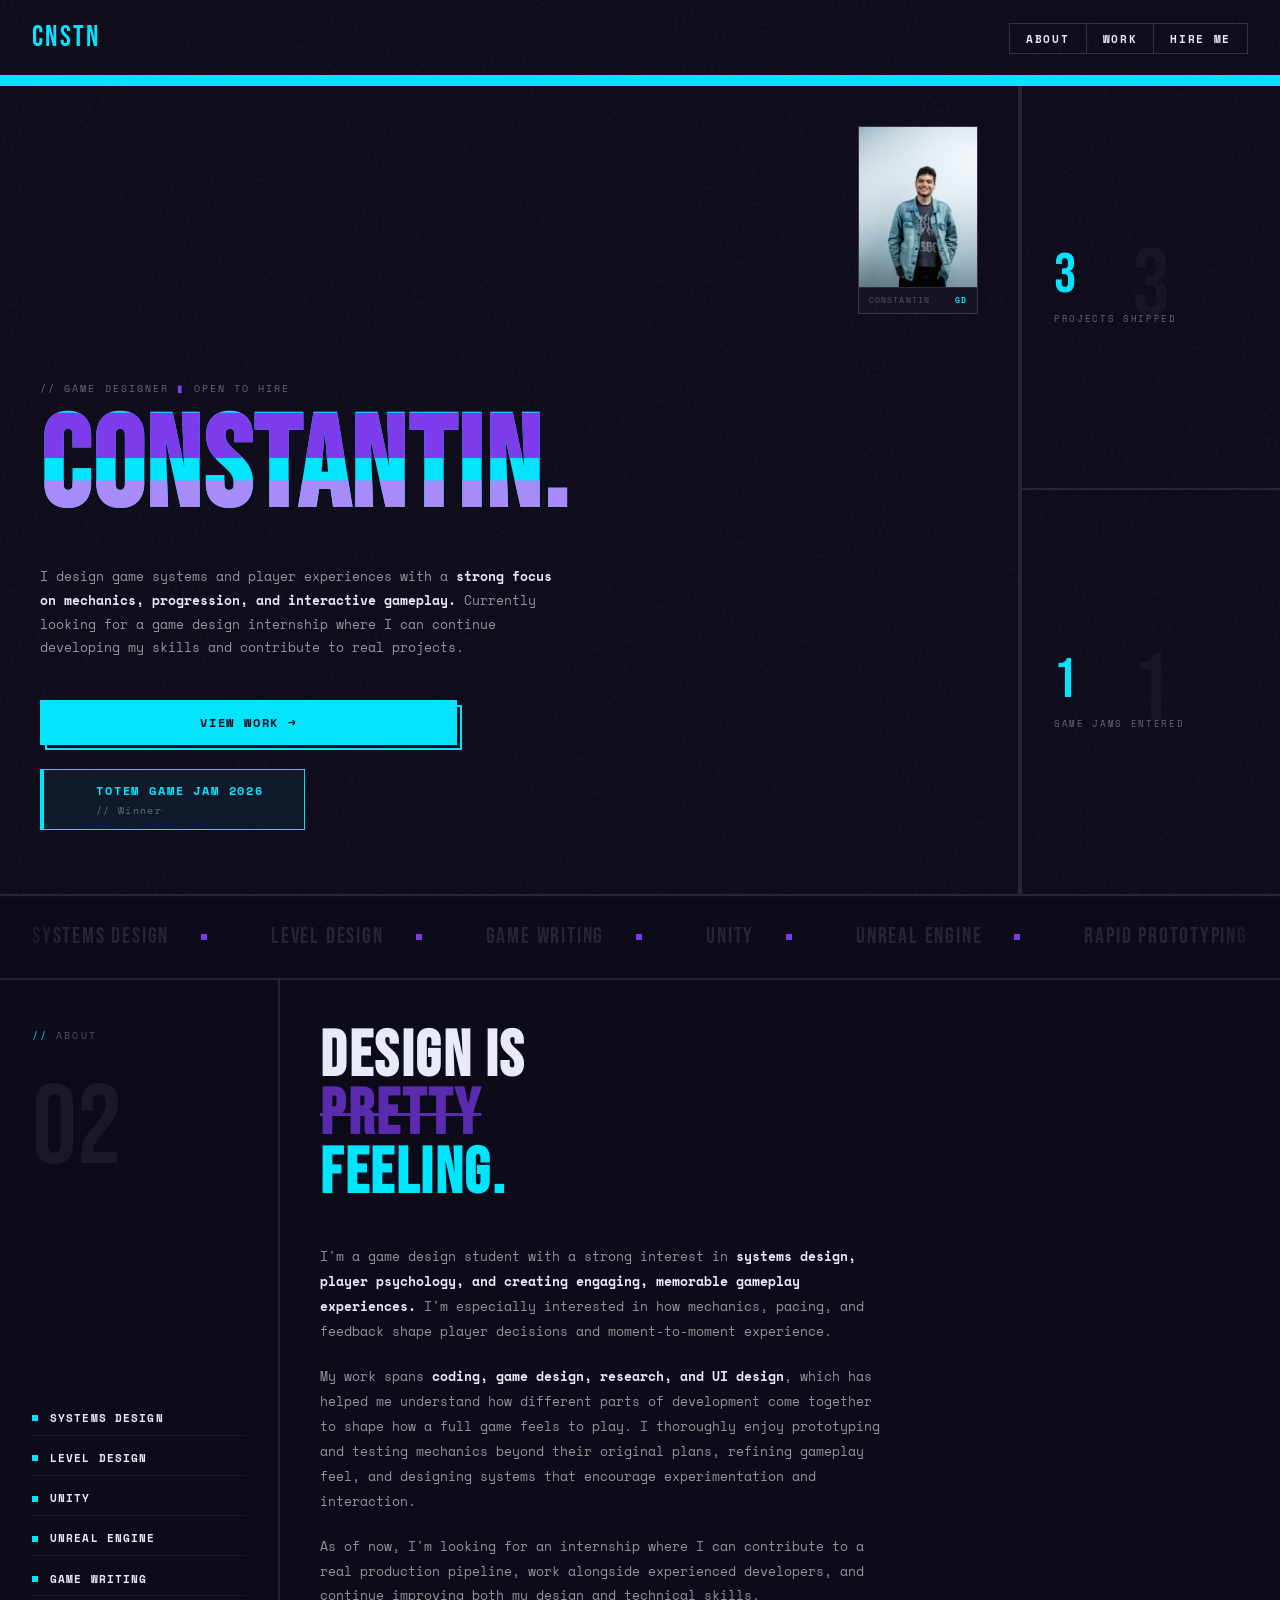
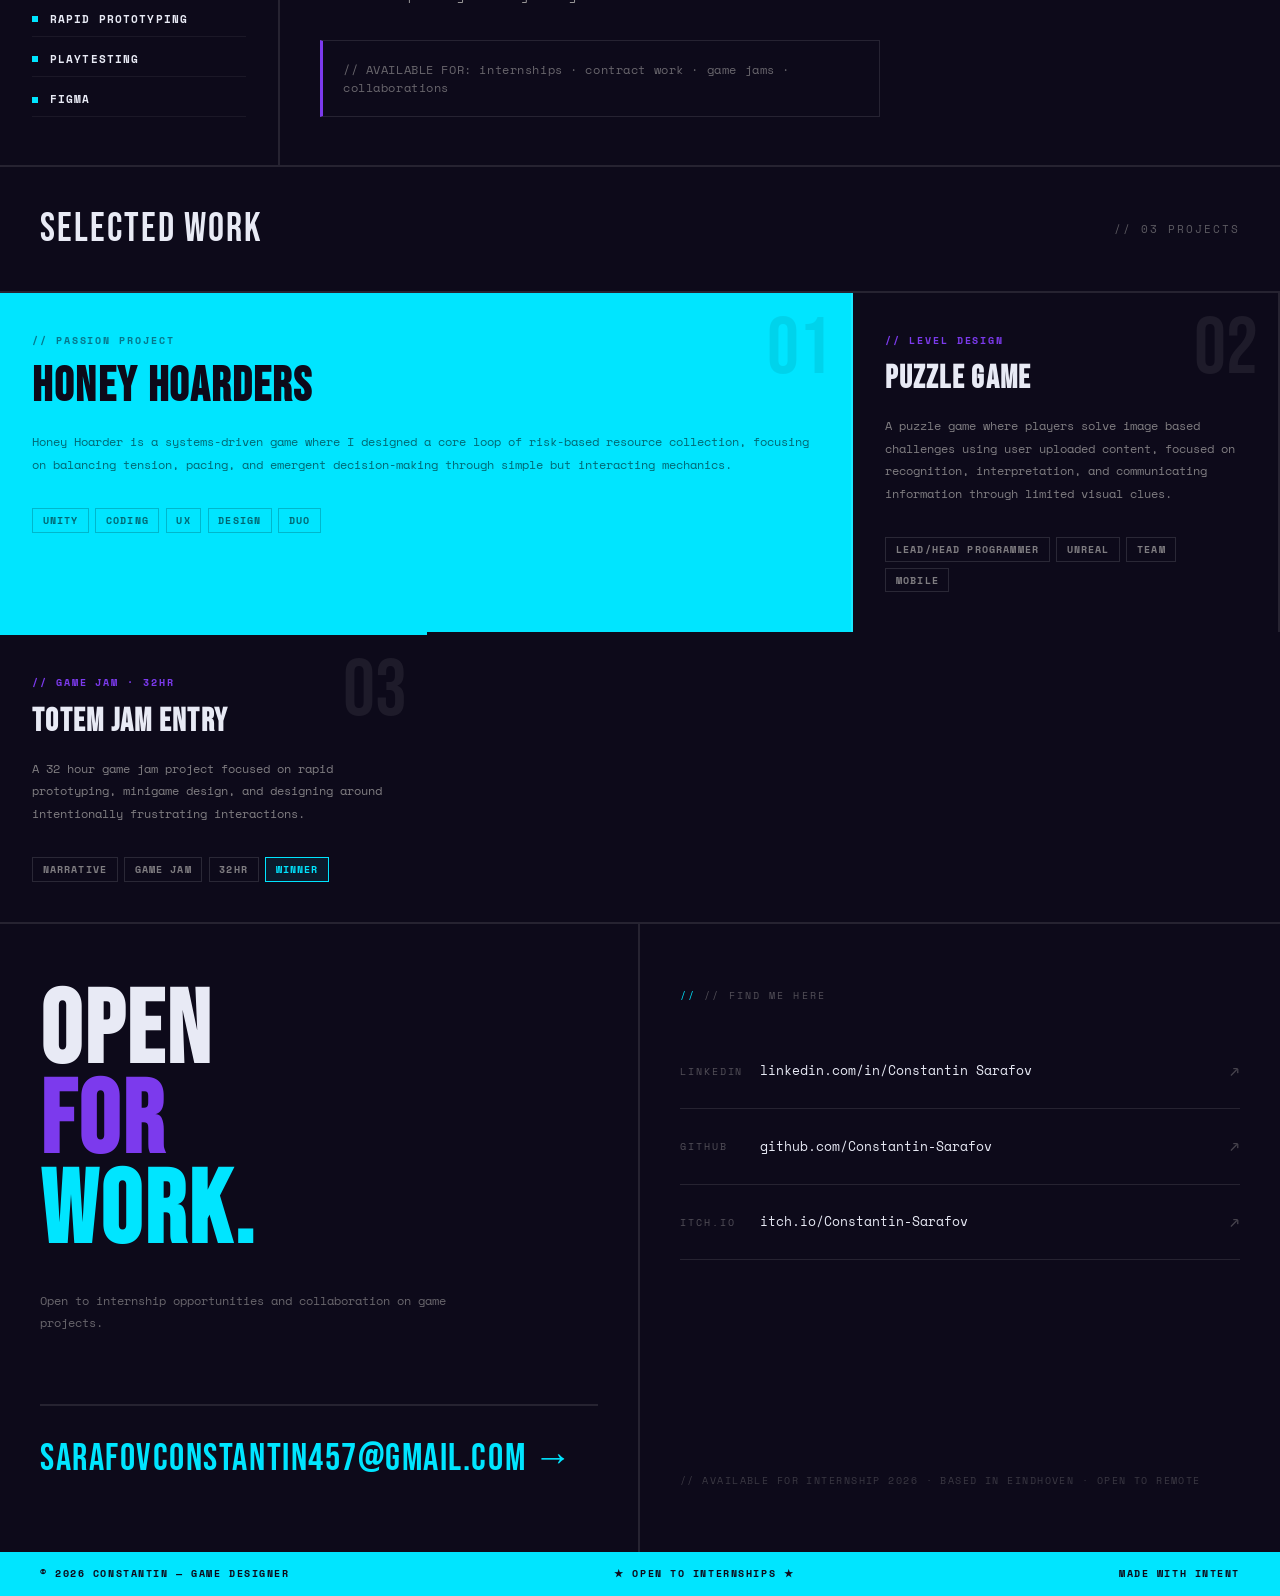
<file: index.html>
<!DOCTYPE html>
<html lang="en">
<head>
<meta charset="UTF-8">
<meta name="viewport" content="width=device-width, initial-scale=1.0">
<title>CONSTANTIN — GAME DESIGNER</title>
<link rel="preconnect" href="https://fonts.googleapis.com">
<link href="https://fonts.googleapis.com/css2?family=Black+Han+Sans&family=Space+Mono:ital,wght@0,400;0,700;1,400&family=Bebas+Neue&display=swap" rel="stylesheet">
<link rel="stylesheet" href="style.css">
<style>
  /* ── project-02 card: under construction ── */
  .project-card-wip {
    position: relative;
    overflow: hidden;
  }

  /* animated caution stripe across the top of the card */
  .project-card-wip::before {
    content: '';
    position: absolute;
    top: 0; left: 0; right: 0;
    height: 6px;
    background: repeating-linear-gradient(
      90deg,
      #f59e0b 0px, #f59e0b 14px,
      #1a1520 14px, #1a1520 28px
    );
    background-size: 56px 100%;
    animation: cautionScroll 2s linear infinite;
    z-index: 5;
  }

  @keyframes cautionScroll {
    from { background-position: 0 0; }
    to   { background-position: 56px 0; }
  }

  /* diagonal caution tape strip across the card body */
  .project-card-wip::after {
    content: '⚠ UNDER CONSTRUCTION ⚠ UNDER CONSTRUCTION ⚠ UNDER CONSTRUCTION ⚠';
    position: absolute;
    bottom: 28px;
    left: -60px;
    right: -60px;
    background: #f59e0b;
    color: #0d0a1a;
    font-family: 'Bebas Neue', sans-serif;
    font-size: 0.75rem;
    letter-spacing: 0.18em;
    text-align: center;
    padding: 4px 0;
    transform: rotate(-6deg);
    z-index: 4;
    white-space: nowrap;
    overflow: hidden;
  }
</style>
</head>
<body>

<nav>
  <a href="#" class="nav-logo">CNSTN</a>
  <ul class="nav-links">
    <li><a href="#about">About</a></li>
    <li><a href="#projects">Work</a></li>
    <li><a href="#contact">Hire me</a></li>
  </ul>
</nav>

<div class="ticker">
  <span class="ticker-inner">
    GAME DESIGNER &nbsp;★&nbsp; OPEN TO INTERNSHIPS 2026 &nbsp;★&nbsp; SYSTEMS · LEVELS · NARRATIVE &nbsp;★&nbsp; UNITY &amp; UNREAL &nbsp;★&nbsp; SEEKING STUDIOS &nbsp;★&nbsp; GAME DESIGNER &nbsp;★&nbsp; OPEN TO INTERNSHIPS 2026 &nbsp;★&nbsp; SYSTEMS · LEVELS · NARRATIVE &nbsp;★&nbsp; UNITY &amp; UNREAL &nbsp;★&nbsp; SEEKING STUDIOS &nbsp;★&nbsp;
  </span>
</div>

<!-- HERO -->
<section class="hero" id="home">
  <div class="hero-left">

    <!-- PORTRAIT CARD — draggable, expandable -->
    <div class="hero-portrait" id="portrait">
      <img src="Images/Portfolio.jpg" alt="Constantin">
      <div class="hero-portrait-label">
        <span>Constantin</span><span>GD</span>
      </div>
      <button class="portrait-expand" id="portraitExpand" title="Expand">&#10530;</button>
    </div>

    <!-- Arrow hint pointing at the portrait -->
    <div class="portrait-hint" id="portraitHint">
      <span class="portrait-hint-text"></span>
    </div>

    <p class="hero-label">// GAME DESIGNER <span>▮</span> OPEN TO HIRE</p>
    <h1 class="hero-name">
      <span class="glitch" data-text="CONSTANTIN.">CONSTANTIN.</span>
    </h1>
    <p class="hero-desc">
      I design game systems and player experiences with a <strong>strong focus on mechanics, progression, and interactive gameplay.</strong> Currently looking for a game design internship where I can continue developing my skills and contribute to real projects.
    </p>
    <a href="#projects" class="hero-cta">View work →</a>

    <!-- AWARD BADGE -->
    <div class="award-badge">
      <span class="award-badge-icon"></span>
      <div>
        <p class="award-badge-title">Totem Game Jam 2026</p>
        <p class="award-badge-sub">// Winner</p>
      </div>
    </div>
  </div>

  <!-- STATS COLUMN -->
  <div class="hero-right">
    <div class="hero-stat" data-num="3">
      <p class="stat-num">3</p>
      <p class="stat-label">Projects shipped</p>
    </div>
    <div class="hero-stat" data-num="1">
      <p class="stat-num">1</p>
      <p class="stat-label">Game jams entered</p>
    </div>
  </div>
</section>

<!-- MARQUEE -->
<div class="marquee-divider">
  <div class="marquee-track">
    <span class="marquee-item">SYSTEMS DESIGN <span></span></span>
    <span class="marquee-item">LEVEL DESIGN <span></span></span>
    <span class="marquee-item">GAME WRITING <span></span></span>
    <span class="marquee-item">UNITY <span></span></span>
    <span class="marquee-item">UNREAL ENGINE <span></span></span>
    <span class="marquee-item">RAPID PROTOTYPING <span></span></span>
    <span class="marquee-item">PLAYTESTING <span></span></span>
    <span class="marquee-item">SYSTEMS DESIGN <span></span></span>
    <span class="marquee-item">LEVEL DESIGN <span></span></span>
    <span class="marquee-item">GAME WRITING <span></span></span>
    <span class="marquee-item">UNITY <span></span></span>
    <span class="marquee-item">UNREAL ENGINE <span></span></span>
    <span class="marquee-item">RAPID PROTOTYPING <span></span></span>
    <span class="marquee-item">PLAYTESTING <span></span></span>
  </div>
</div>

<!-- ABOUT -->
<section class="about" id="about">
  <div class="about-sidebar">
    <div>
      <p class="sidebar-label">About</p>
      <div class="sidebar-index">02</div>
    </div>
    <div class="sidebar-skills">
      <div class="skill-row"><div class="skill-dot"></div><span class="skill-name">Systems Design</span></div>
      <div class="skill-row"><div class="skill-dot"></div><span class="skill-name">Level Design</span></div>
      <div class="skill-row"><div class="skill-dot"></div><span class="skill-name">Unity</span></div>
      <div class="skill-row"><div class="skill-dot"></div><span class="skill-name">Unreal Engine</span></div>
      <div class="skill-row"><div class="skill-dot"></div><span class="skill-name">Game Writing</span></div>
      <div class="skill-row"><div class="skill-dot"></div><span class="skill-name">Rapid Prototyping</span></div>
      <div class="skill-row"><div class="skill-dot"></div><span class="skill-name">Playtesting</span></div>
      <div class="skill-row"><div class="skill-dot"></div><span class="skill-name">Figma</span></div>
    </div>
  </div>
  <div class="about-main">
    <h2 class="about-heading">
      DESIGN IS<br>
      <span class="scratch">PRETTY</span><br>
      <span class="highlight">FEELING.</span>
    </h2>
    <div class="about-body">
      <p>I'm a game design student with a strong interest in <strong>systems design, player psychology, and creating engaging, memorable gameplay experiences.</strong> I'm especially interested in how mechanics, pacing, and feedback shape player decisions and moment-to-moment experience.</p>
      <p>My work spans <strong>coding, game design, research, and UI design</strong>, which has helped me understand how different parts of development come together to shape how a full game feels to play. I thoroughly enjoy prototyping and testing mechanics beyond their original plans, refining gameplay feel, and designing systems that encourage experimentation and interaction.</p>
      <p>As of now, I'm looking for an internship where I can contribute to a real production pipeline, work alongside experienced developers, and continue improving both my design and technical skills.</p>
      <div class="about-footnote">
        // AVAILABLE FOR: internships · contract work · game jams · collaborations
      </div>
    </div>
  </div>
</section>

<!-- PROJECTS -->
<section id="projects">
  <div class="projects-header">
    <p class="projects-header-label">SELECTED WORK</p>
    <p class="projects-count">// 03 projects</p>
  </div>
  <div class="projects-grid">

    <div class="project-card project-featured" onclick="location.href='project-01.html'">
      <p class="project-num">01</p>
      <p class="project-type">// Passion Project</p>
      <h3 class="project-title">HONEY HOARDERS</h3>
      <p class="project-desc">Honey Hoarder is a systems-driven game where I designed a core loop of risk-based resource collection, focusing on balancing tension, pacing, and emergent decision-making through simple but interacting mechanics.</p>
      <div class="project-tags">
        <span class="project-tag">Unity</span>
        <span class="project-tag">Coding</span>
        <span class="project-tag">UX</span>
        <span class="project-tag">Design</span>
        <span class="project-tag">Duo</span>
      </div>
    </div>

    <!-- PROJECT 02 — UNDER CONSTRUCTION -->
    <div class="project-card" onclick="location.href='project-02.html'">
      <p class="project-num">02</p>
      <p class="project-type">// Level design</p>
      <h3 class="project-title">Puzzle Game</h3>
      <p class="project-desc">A puzzle game where players solve image based challenges using user uploaded content, focused on recognition, interpretation, and communicating information through limited visual clues.</p>
      <div class="project-tags">
        <span class="project-tag">Lead/Head Programmer</span>
        <span class="project-tag">Unreal</span>
        <span class="project-tag">Team</span>
        <span class="project-tag">Mobile</span>
      </div>
    </div>

    <div class="project-card project-award" onclick="location.href='project-03.html'">
      <p class="project-num">03</p>
      <p class="project-type">// Game jam · 32hr</p>
      <h3 class="project-title">TOTEM JAM ENTRY</h3>
      <p class="project-desc">A 32 hour game jam project focused on rapid prototyping, minigame design, and designing around intentionally frustrating interactions.</p>
      <div class="project-tags">
        <span class="project-tag">Narrative</span>
        <span class="project-tag">Game Jam</span>
        <span class="project-tag">32hr</span>
        <span class="project-tag project-tag--award">Winner</span>
      </div>
    </div>

  </div>
</section>

<!-- CONTACT -->
<section class="contact" id="contact">
  <div class="contact-left">
    <div>
      <h2 class="contact-heading">
        OPEN<br>
        <span class="red">FOR</span><br>
        <span class="yellow">WORK.</span>
      </h2>
      <p class="contact-sub">Open to internship opportunities and collaboration on game projects.</p>
    </div>
    <a href="mailto:sarafovconstantin457@gmail.com" class="contact-email-big">sarafovconstantin457@gmail.com →</a>
  </div>
  <div class="contact-right">
    <div>
      <p class="sidebar-label" style="margin-bottom:2rem;">// Find me here</p>
      <div class="contact-links-grid">
        <a href="https://www.linkedin.com/in/constantin-sarafov-1a34b9347/" class="contact-link-row">
          <span class="link-platform">LinkedIn</span>
          <span class="link-name">linkedin.com/in/Constantin Sarafov</span>
          <span class="link-arrow">↗</span>
        </a>
        <a href="https://github.com/Constantin-Sarafov" class="contact-link-row">
          <span class="link-platform">GitHub</span>
          <span class="link-name">github.com/Constantin-Sarafov</span>
          <span class="link-arrow">↗</span>
        </a>
        <a href="https://constantin-sarafov.itch.io" class="contact-link-row">
          <span class="link-platform">Itch.io</span>
          <span class="link-name">itch.io/Constantin-Sarafov</span>
          <span class="link-arrow">↗</span>
        </a>
      </div>
    </div>
    <div style="margin-top: 4rem;">
      <p style="font-size:0.6rem; letter-spacing:0.15em; text-transform:uppercase; color:rgba(242,240,232,0.2);">
        // Available for internship 2026 · Based in Eindhoven · Open to remote
      </p>
    </div>
  </div>
</section>

<div class="footer-strip">
  <span>© 2026 Constantin — Game Designer</span>
  <span>★ OPEN TO INTERNSHIPS ★</span>
  <span>Made with intent</span>
</div>

<script>
(function() {
  const portrait = document.getElementById('portrait');
  const hint = document.getElementById('portraitHint');
  const expandBtn = document.getElementById('portraitExpand');

  let isDragging = false, startX, startY, origLeft, origTop;
  let isExpanded = false;

  function dismissHint() {
    hint.style.opacity = '0';
    hint.style.pointerEvents = 'none';
    setTimeout(() => hint.style.display = 'none', 400);
  }

  expandBtn.addEventListener('click', function(e) {
    e.stopPropagation();
    dismissHint();
    isExpanded = !isExpanded;
    portrait.classList.toggle('portrait-expanded', isExpanded);
    expandBtn.textContent = isExpanded ? '⤡' : '⤢';
  });

  portrait.addEventListener('mousedown', function(e) {
    if (e.target === expandBtn) return;
    dismissHint();
    isDragging = true;
    portrait.style.transition = 'none';

    const rect = portrait.getBoundingClientRect();
    const parentRect = portrait.offsetParent.getBoundingClientRect();
    startX = e.clientX;
    startY = e.clientY;
    origLeft = rect.left - parentRect.left;
    origTop  = rect.top  - parentRect.top;

    portrait.style.right = 'unset';
    portrait.style.left = origLeft + 'px';
    portrait.style.top  = origTop  + 'px';
    portrait.style.cursor = 'grabbing';
    e.preventDefault();
  });

  document.addEventListener('mousemove', function(e) {
    if (!isDragging) return;
    const dx = e.clientX - startX;
    const dy = e.clientY - startY;
    portrait.style.left = (origLeft + dx) + 'px';
    portrait.style.top  = (origTop  + dy) + 'px';
  });

  document.addEventListener('mouseup', function() {
    if (!isDragging) return;
    isDragging = false;
    portrait.style.cursor = 'grab';
  });

  portrait.addEventListener('touchstart', function(e) {
    if (e.target === expandBtn) return;
    dismissHint();
    const t = e.touches[0];
    isDragging = true;
    portrait.style.transition = 'none';
    const rect = portrait.getBoundingClientRect();
    const parentRect = portrait.offsetParent.getBoundingClientRect();
    startX = t.clientX; startY = t.clientY;
    origLeft = rect.left - parentRect.left;
    origTop  = rect.top  - parentRect.top;
    portrait.style.right = 'unset';
    portrait.style.left = origLeft + 'px';
    portrait.style.top  = origTop  + 'px';
  }, { passive: true });

  document.addEventListener('touchmove', function(e) {
    if (!isDragging) return;
    const t = e.touches[0];
    portrait.style.left = (origLeft + t.clientX - startX) + 'px';
    portrait.style.top  = (origTop  + t.clientY - startY) + 'px';
  }, { passive: true });

  document.addEventListener('touchend', function() { isDragging = false; });
})();
</script>
</body>
</html>
</file>
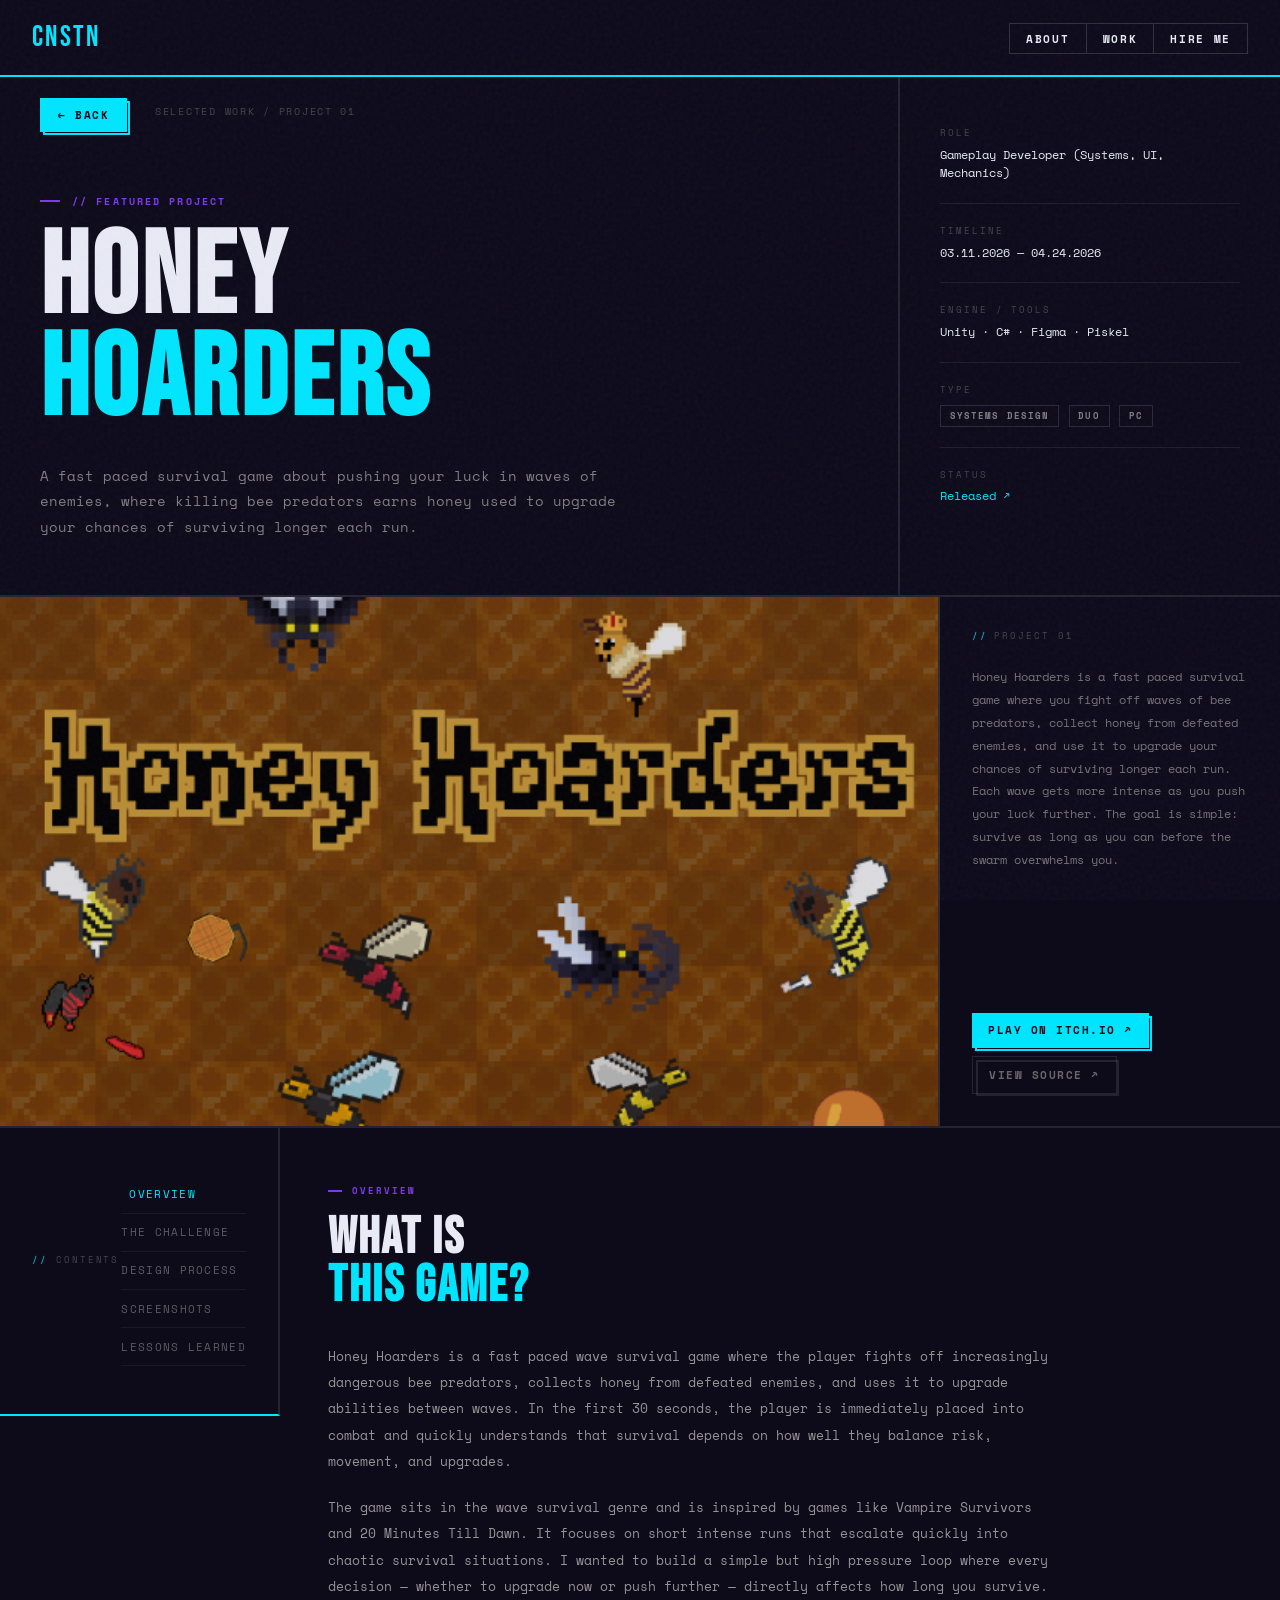
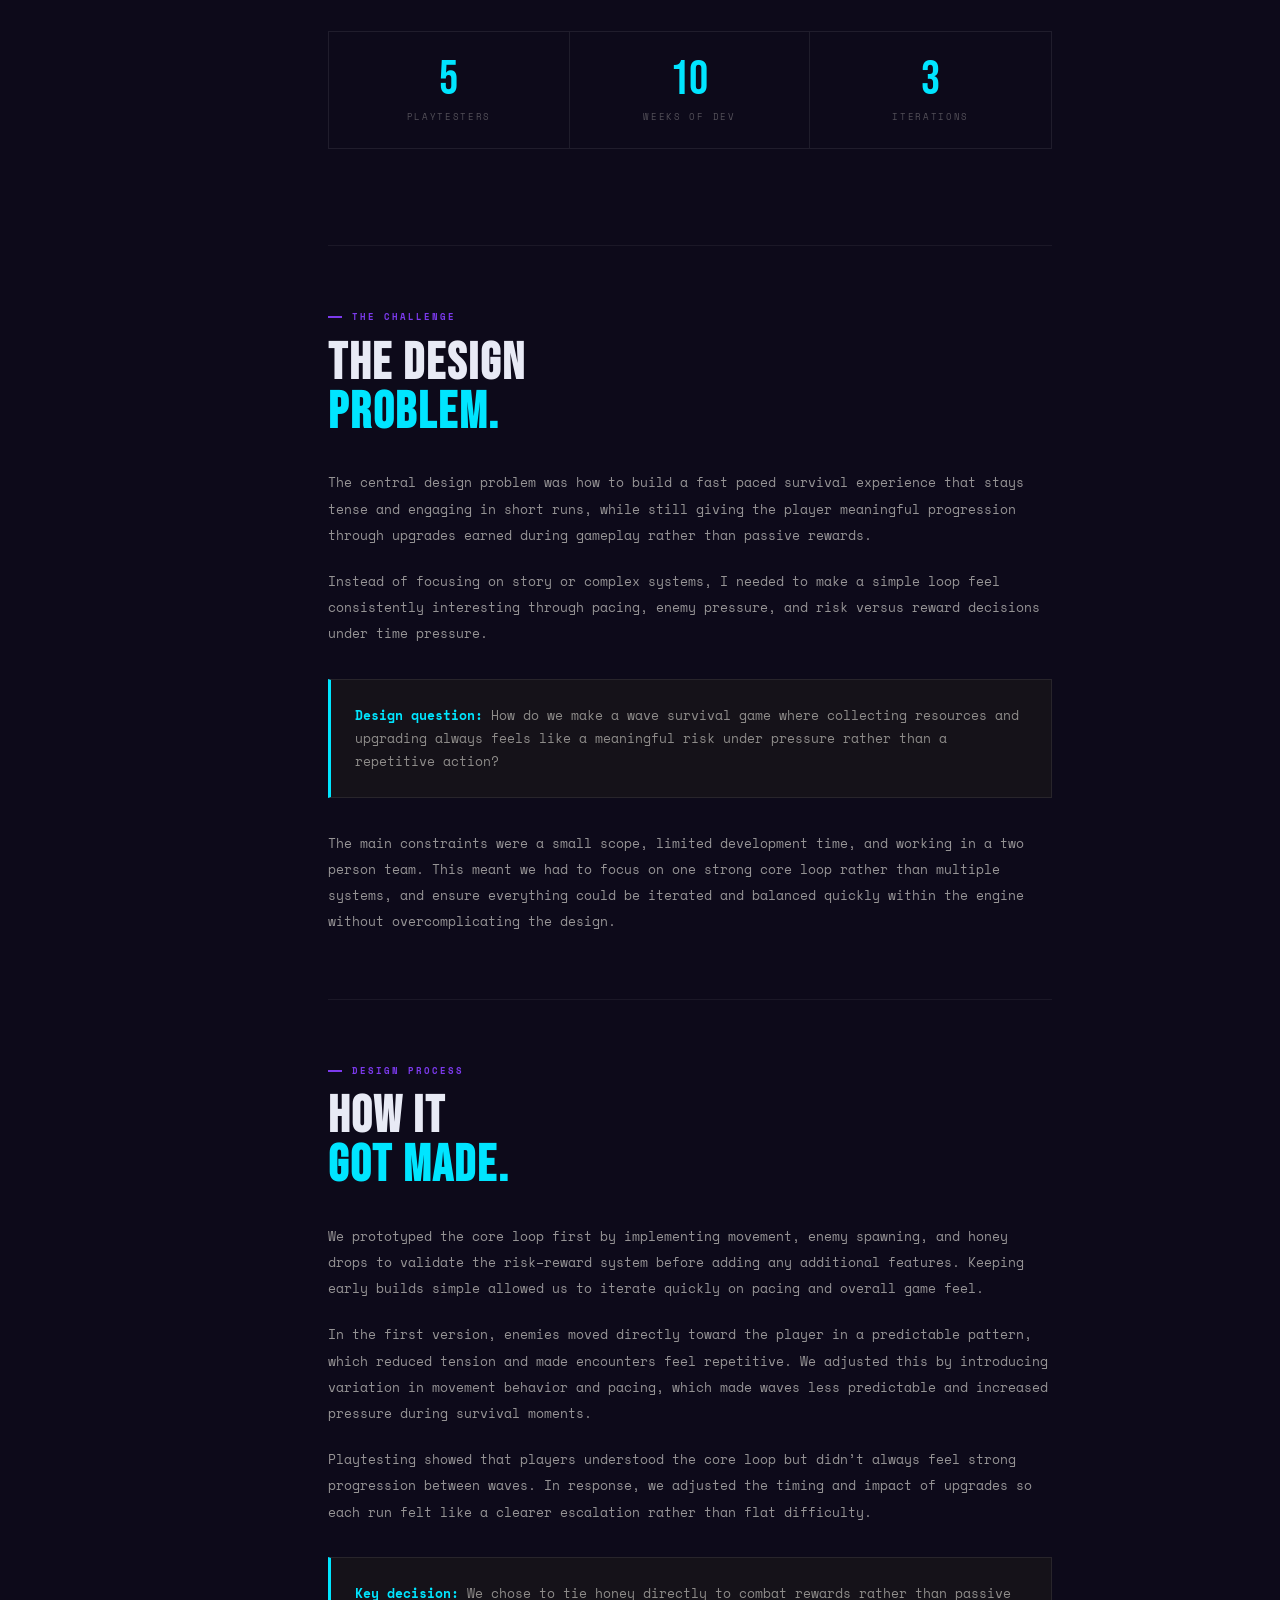
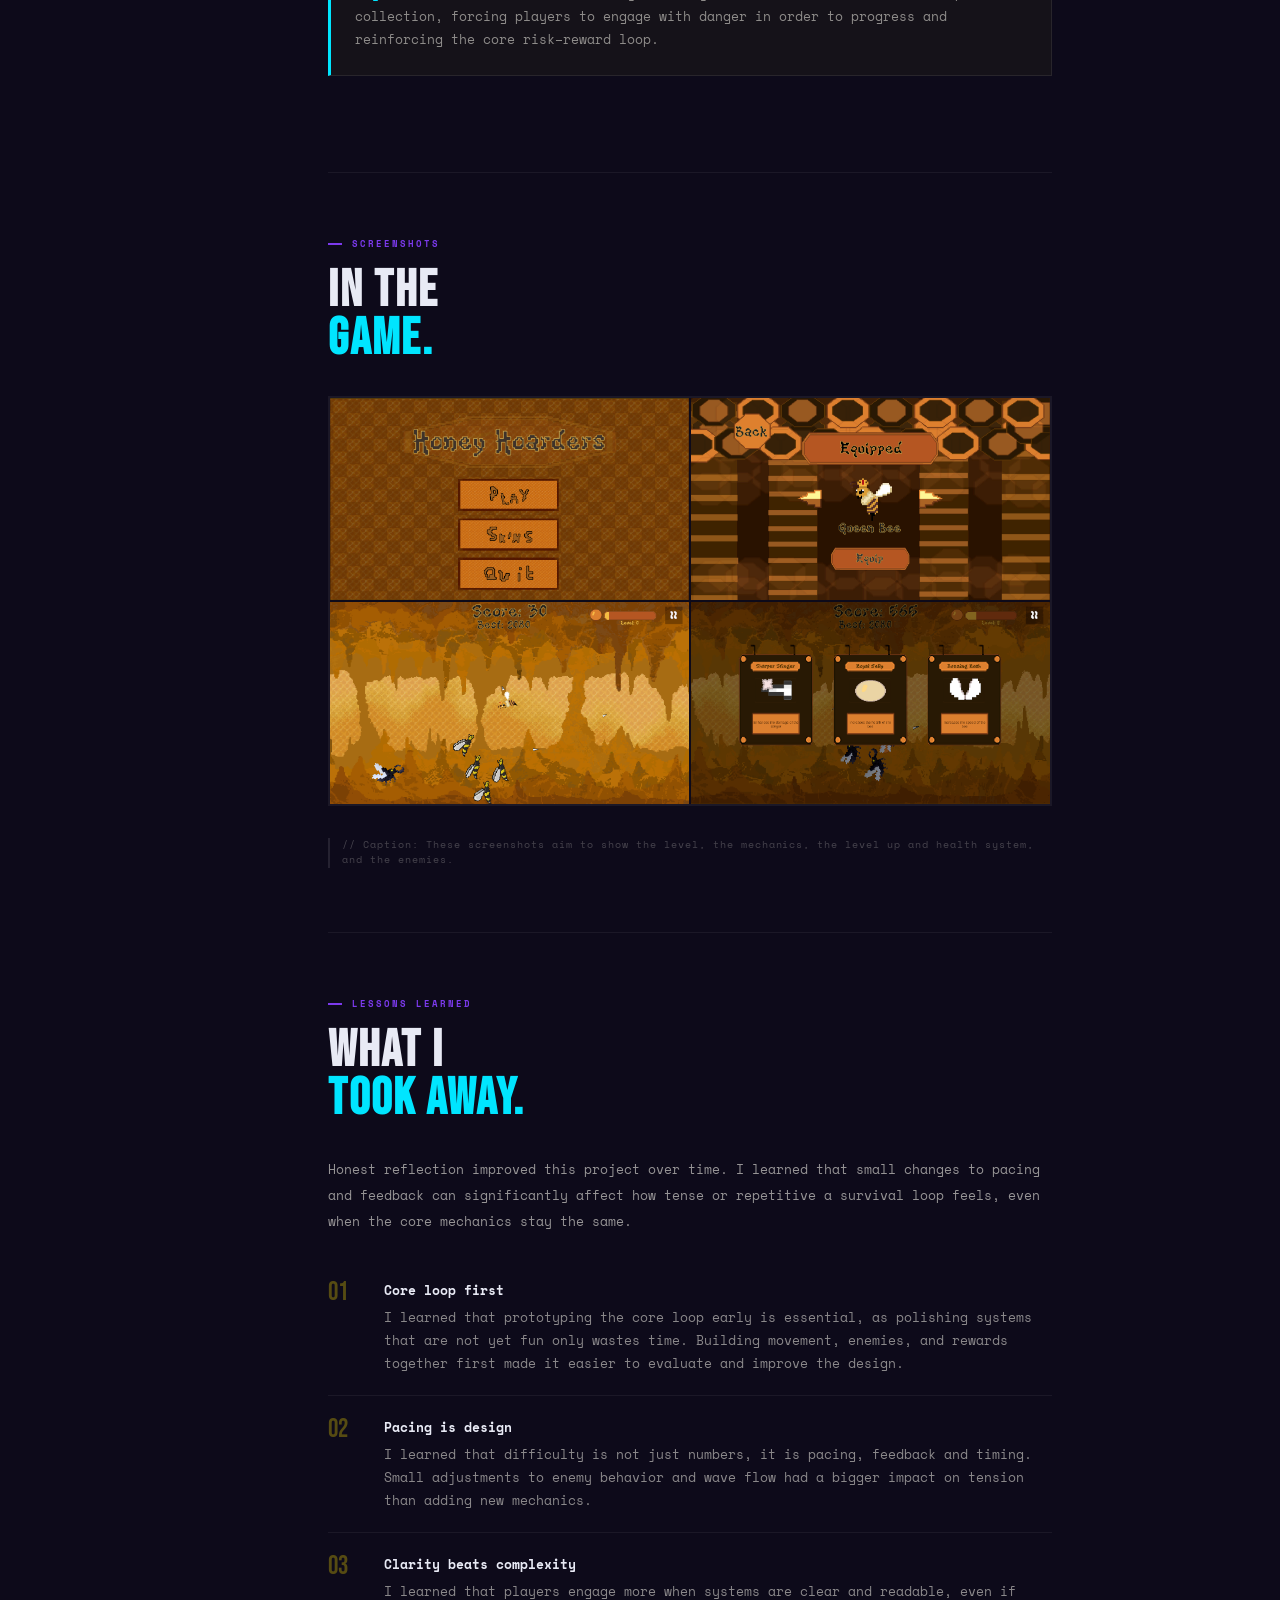
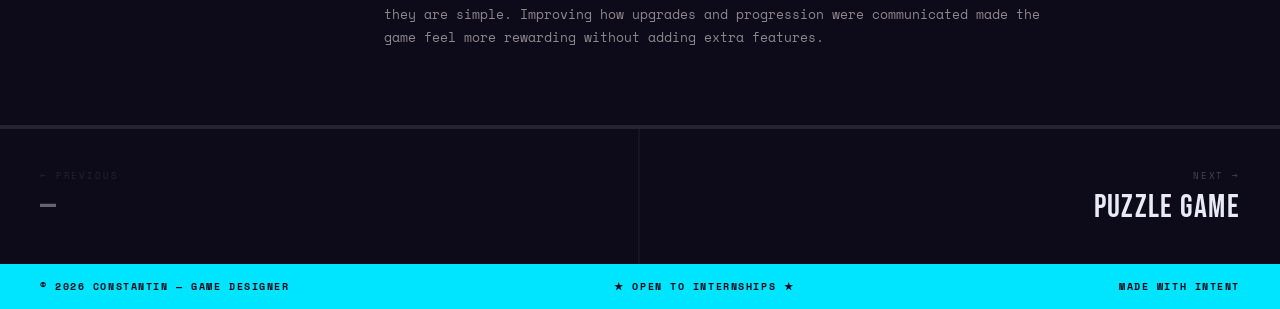
<file: project-01.html>
<!DOCTYPE html>
<html lang="en">
<head>
<meta charset="UTF-8">
<meta name="viewport" content="width=device-width, initial-scale=1.0">
<title>Project 01 — CONSTANTIN</title>
<link rel="preconnect" href="https://fonts.googleapis.com">
<link href="https://fonts.googleapis.com/css2?family=Black+Han+Sans&family=Space+Mono:ital,wght@0,400;0,700;1,400&family=Bebas+Neue&display=swap" rel="stylesheet">
<link rel="stylesheet" href="style.css">
<link rel="stylesheet" href="project.css">
</head>
<body>

<!-- NAV -->
<nav>
  <a href="index.html" class="nav-logo">CNSTN</a>
  <ul class="nav-links">
    <li><a href="index.html#about">About</a></li>
    <li><a href="index.html#projects">Work</a></li>
    <li><a href="index.html#contact">Hire me</a></li>
  </ul>
</nav>

<!-- PROJECT HERO -->
<section class="project-hero">
  <div class="project-hero-left">
    <a href="index.html#projects" class="back-btn">← Back</a>
    <span class="back-btn-crumb">Selected Work / Project 01</span>
    <p class="project-hero-type">// Featured Project</p>
    <h1 class="project-hero-title">HONEY<br><span class="accent">HOARDERS</span></h1>
    <p class="project-hero-tagline">
     A fast paced survival game about pushing your luck in waves of enemies, where killing bee predators earns honey used to upgrade your chances of surviving longer each run.     
    </p>
  </div>
  <div class="project-hero-right">
    <div class="meta-block">
      <p class="meta-label">Role</p>
      <p class="meta-value">Gameplay Developer (Systems, UI, Mechanics)</p>
    </div>
    <div class="meta-block">
      <p class="meta-label">Timeline</p>
      <p class="meta-value"> 03.11.2026 — 04.24.2026</p>
    </div>
    <div class="meta-block">
      <p class="meta-label">Engine / Tools</p>
      <p class="meta-value">Unity · C# · Figma · Piskel</p>
    </div>
    <div class="meta-block">
      <p class="meta-label">Type</p>
      <p class="meta-value">
        <span class="tag">Systems Design</span>
        <span class="tag">DUO</span>
        <span class="tag">PC</span>
      </p>
    </div>
    <div class="meta-block">
      <p class="meta-label">Status</p>
      <p class="meta-value" style="color: var(--yellow);">Released ↗</p>
    </div>
  </div>
</section>

<!-- COVER PANEL -->
<div class="cover-panel">
  <div class="cover-panel-image">
    <img src="Images/Honey.png" alt="Honey Hoarder cover screenshot">
  </div>

  <div class="cover-panel-info">
    <p class="cover-panel-label">Project 01</p>
    <p class="cover-panel-desc">
      Honey Hoarders is a fast paced survival game where you fight off waves of bee predators, collect honey from defeated enemies, and use it to upgrade your chances of surviving longer each run. Each wave gets more intense as you push your luck further. The goal is simple: survive as long as you can before the swarm overwhelms you.
    </p>
    <div class="cover-panel-links">
      <a href="https://honeyoverlord.itch.io/honey-hoarders" class="cover-panel-link">Play on itch.io ↗</a>
      <a href="https://github.com/Constantin-Sarafov/Honey-Hoarders" class="cover-panel-link secondary">View source ↗</a>
    </div>
  </div>
</div>
<!-- BODY -->
<div class="project-body">

  <!-- STICKY SIDEBAR NAV -->
  <nav class="project-body-nav">
    <p class="body-nav-label">Contents</p>
    <ul class="body-nav-links">
      <li><a href="#overview" class="active">Overview</a></li>
      <li><a href="#challenge">The Challenge</a></li>
      <li><a href="#process">Design Process</a></li>
      <li><a href="#screenshots">Screenshots</a></li>
      <li><a href="#lessons">Lessons Learned</a></li>
    </ul>
  </nav>

  <!-- MAIN CONTENT -->
  <div class="project-body-content">

    <!-- OVERVIEW -->
    <div class="content-section" id="overview">
      <p class="section-eyebrow">Overview</p>
      <h2 class="section-heading">WHAT IS<br><span class="yellow">THIS GAME?</span></h2>
      <div class="prose">
        <p>
          Honey Hoarders is a fast paced wave survival game where the player fights off increasingly dangerous bee predators, collects honey from defeated enemies, and uses it to upgrade abilities between waves. In the first 30 seconds, the player is immediately placed into combat and quickly understands that survival depends on how well they balance risk, movement, and upgrades.
        </p>
        <p>
          The game sits in the wave survival genre and is inspired by games like Vampire Survivors and 20 Minutes Till Dawn. It focuses on short intense runs that escalate quickly into chaotic survival situations. I wanted to build a simple but high pressure loop where every decision — whether to upgrade now or push further — directly affects how long you survive.
        </p>
      </div>
      
      <div class="stat-row">
        <div class="stat-cell">
          <p class="stat-cell-num">5</p>
          <p class="stat-cell-label">Playtesters</p>
        </div>
        <div class="stat-cell">
          <p class="stat-cell-num">10</p>
          <p class="stat-cell-label">Weeks of dev</p>
        </div>
        <div class="stat-cell">
          <p class="stat-cell-num">3</p>
          <p class="stat-cell-label">Iterations</p>
        </div>
      </div>
    </div>

    <!-- CHALLENGE -->
    <div class="content-section" id="challenge">
  <p class="section-eyebrow">The Challenge</p>
  <h2 class="section-heading">THE DESIGN<br><span class="yellow">PROBLEM.</span></h2>
  <div class="prose">
    <p>
      The central design problem was how to build a fast paced survival experience that stays tense and engaging in short runs, while still giving the player meaningful progression through upgrades earned during gameplay rather than passive rewards.
    </p>
    <p>
      Instead of focusing on story or complex systems, I needed to make a simple loop feel consistently interesting through pacing, enemy pressure, and risk versus reward decisions under time pressure.
    </p>
  </div>

  <div class="callout">
    <p><strong>Design question:</strong> How do we make a wave survival game where collecting resources and upgrading always feels like a meaningful risk under pressure rather than a repetitive action?</p>
  </div>

  <div class="prose">
    <p>
      The main constraints were a small scope, limited development time, and working in a two person team. This meant we had to focus on one strong core loop rather than multiple systems, and ensure everything could be iterated and balanced quickly within the engine without overcomplicating the design.
    </p>
  </div>
</div>

    <!-- PROCESS -->
    <div class="content-section" id="process">
  <p class="section-eyebrow">Design Process</p>
  <h2 class="section-heading">HOW IT<br><span class="yellow">GOT MADE.</span></h2>

  <div class="prose">
    <p>
      We prototyped the core loop first by implementing movement, enemy spawning, and honey drops to validate the risk–reward system before adding any additional features. Keeping early builds simple allowed us to iterate quickly on pacing and overall game feel.
    </p>

    <p>
      In the first version, enemies moved directly toward the player in a predictable pattern, which reduced tension and made encounters feel repetitive. We adjusted this by introducing variation in movement behavior and pacing, which made waves less predictable and increased pressure during survival moments.
    </p>

    <p>
      Playtesting showed that players understood the core loop but didn’t always feel strong progression between waves. In response, we adjusted the timing and impact of upgrades so each run felt like a clearer escalation rather than flat difficulty.
    </p>
  </div>

  <div class="callout">
    <p>
      <strong>Key decision:</strong> We chose to tie honey directly to combat rewards rather than passive collection, forcing players to engage with danger in order to progress and reinforcing the core risk–reward loop.
    </p>
  </div>
</div>

    <!-- SCREENSHOTS -->
    <div class="content-section" id="screenshots">
      <p class="section-eyebrow">Screenshots</p>
      <h2 class="section-heading">IN THE<br><span class="yellow">GAME.</span></h2>

      <div class="media-grid">
        <div class="media-cell">
          <img src="Images/Menu.png" alt="Honey Hoarders gameplay screenshot">
        </div>
        <div class="media-cell">
       <img src="Images/Skins.png" alt="Honey Hoarders gameplay screenshot">        
      </div>
        <div class="media-cell">
       <img src="Images/Gameplay.png" alt="Honey Hoarders gameplay screenshot">    
       </div>
        <div class="media-cell">
       <img src="Images/Cards.png" alt="Honey Hoarders gameplay screenshot"> 
       </div>
      </div>
      <p class="media-caption">// Caption: These screenshots aim to show the level, the mechanics, the level up and health system, and the enemies.</p>
    </div>

    <!-- LESSONS -->
    <div class="content-section" id="lessons">
  <p class="section-eyebrow">Lessons Learned</p>
  <h2 class="section-heading">WHAT I<br><span class="yellow">TOOK AWAY.</span></h2>

  <div class="prose">
    <p>
      Honest reflection improved this project over time. I learned that small changes to pacing and feedback can significantly affect how tense or repetitive a survival loop feels, even when the core mechanics stay the same.
    </p>
  </div>

  <div class="lesson-list">
    <div class="lesson-item">
      <div class="lesson-num">01</div>
      <div class="lesson-text">
        <strong>Core loop first</strong>
        I learned that prototyping the core loop early is essential, as polishing systems that are not yet fun only wastes time. Building movement, enemies, and rewards together first made it easier to evaluate and improve the design.
      </div>
    </div>

    <div class="lesson-item">
      <div class="lesson-num">02</div>
      <div class="lesson-text">
        <strong>Pacing is design</strong>
        I learned that difficulty is not just numbers, it is pacing, feedback and timing. Small adjustments to enemy behavior and wave flow had a bigger impact on tension than adding new mechanics.
      </div>
    </div>

    <div class="lesson-item">
      <div class="lesson-num">03</div>
      <div class="lesson-text">
        <strong>Clarity beats complexity</strong>
        I learned that players engage more when systems are clear and readable, even if they are simple. Improving how upgrades and progression were communicated made the game feel more rewarding without adding extra features.
      </div>
    </div>
  </div>
</div>

</div><!-- end project-body-content -->
</div><!-- end project-body -->

<!-- PROJECT NAVIGATION FOOTER -->
<div class="project-nav-footer">
  <a href="index.html#projects" class="proj-nav-item" style="opacity:0.4; pointer-events:none;">
    <span class="proj-nav-dir">← Previous</span>
    <span class="proj-nav-name">—</span>
  </a>
  <a href="project-02.html" class="proj-nav-item" style="text-align:right; align-items:flex-end;">
    <span class="proj-nav-dir">Next →</span>
    <span class="proj-nav-name">PUZZLE GAME</span>
  </a>
</div>

<div class="footer-strip">
  <span>© 2026 Constantin — Game Designer</span>
  <span>★ OPEN TO INTERNSHIPS ★</span>
  <span>Made with intent</span>
</div>

</body>
</html>
</file>
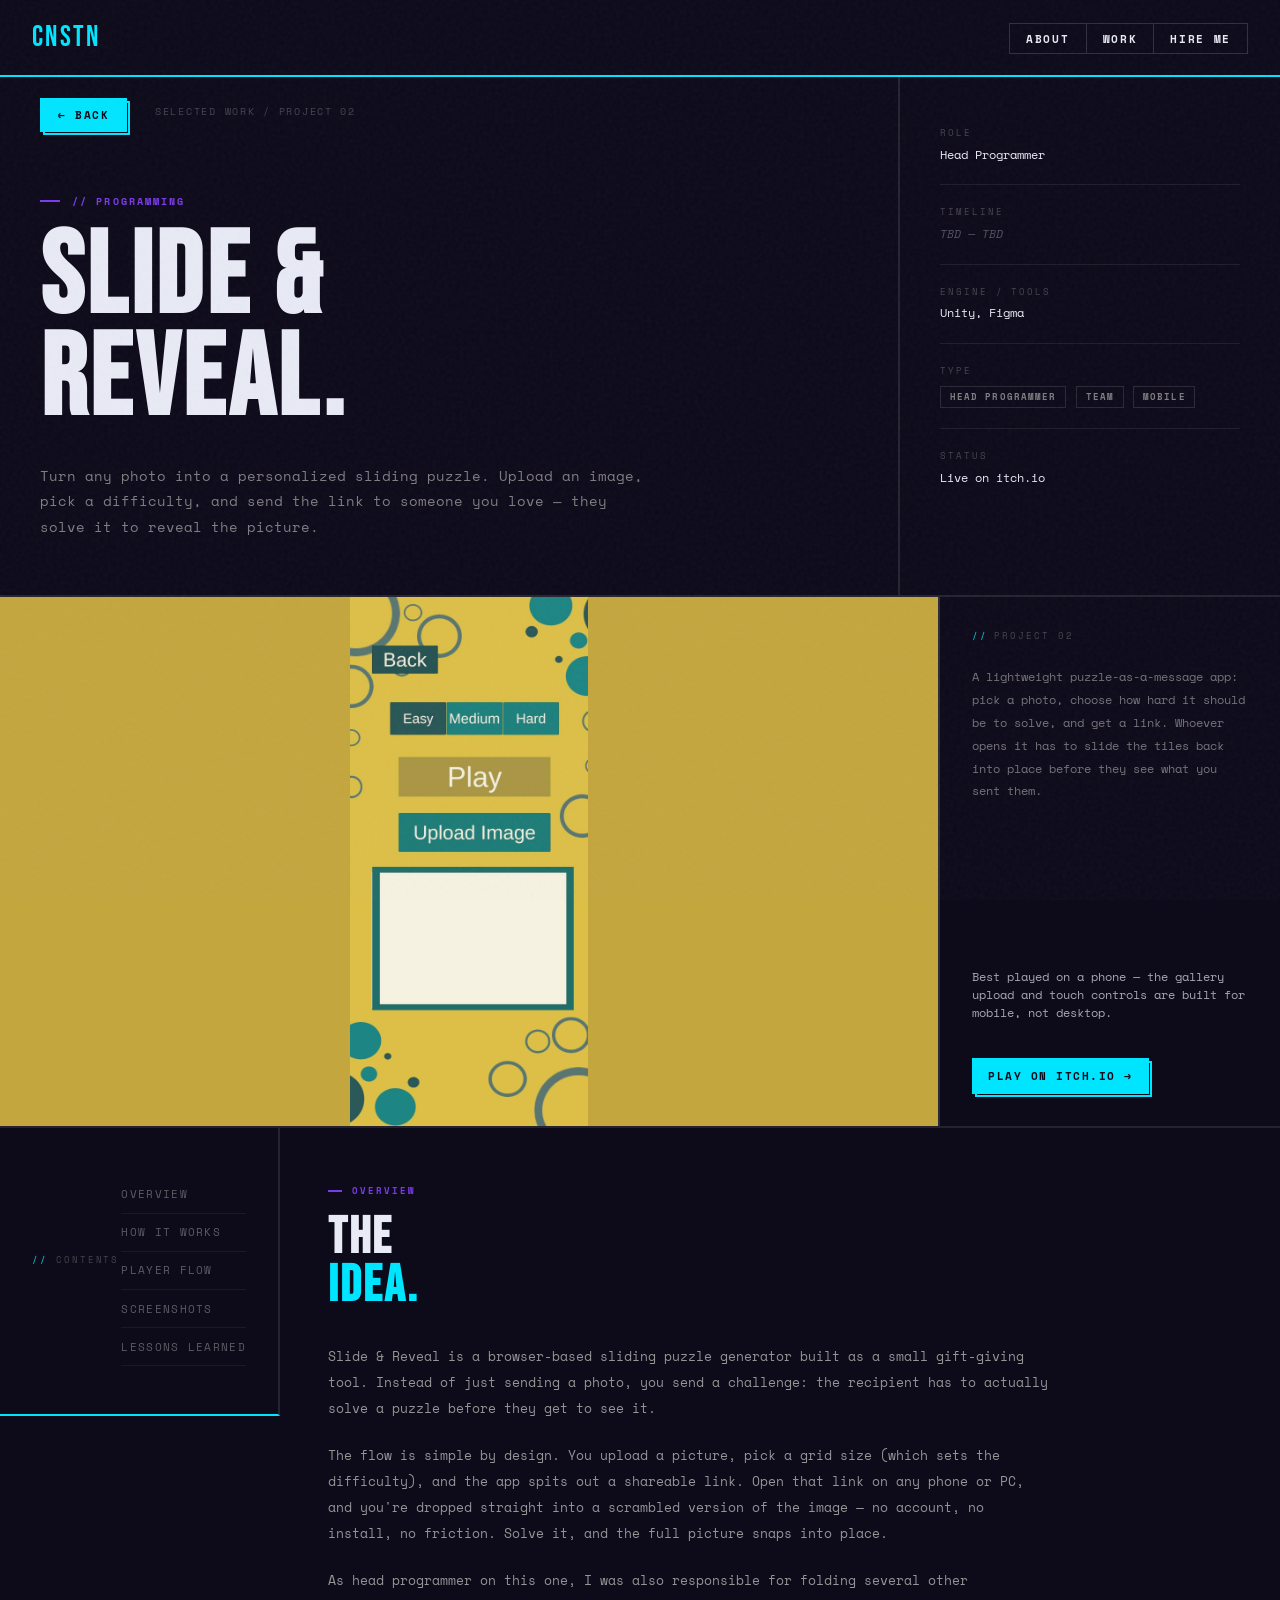
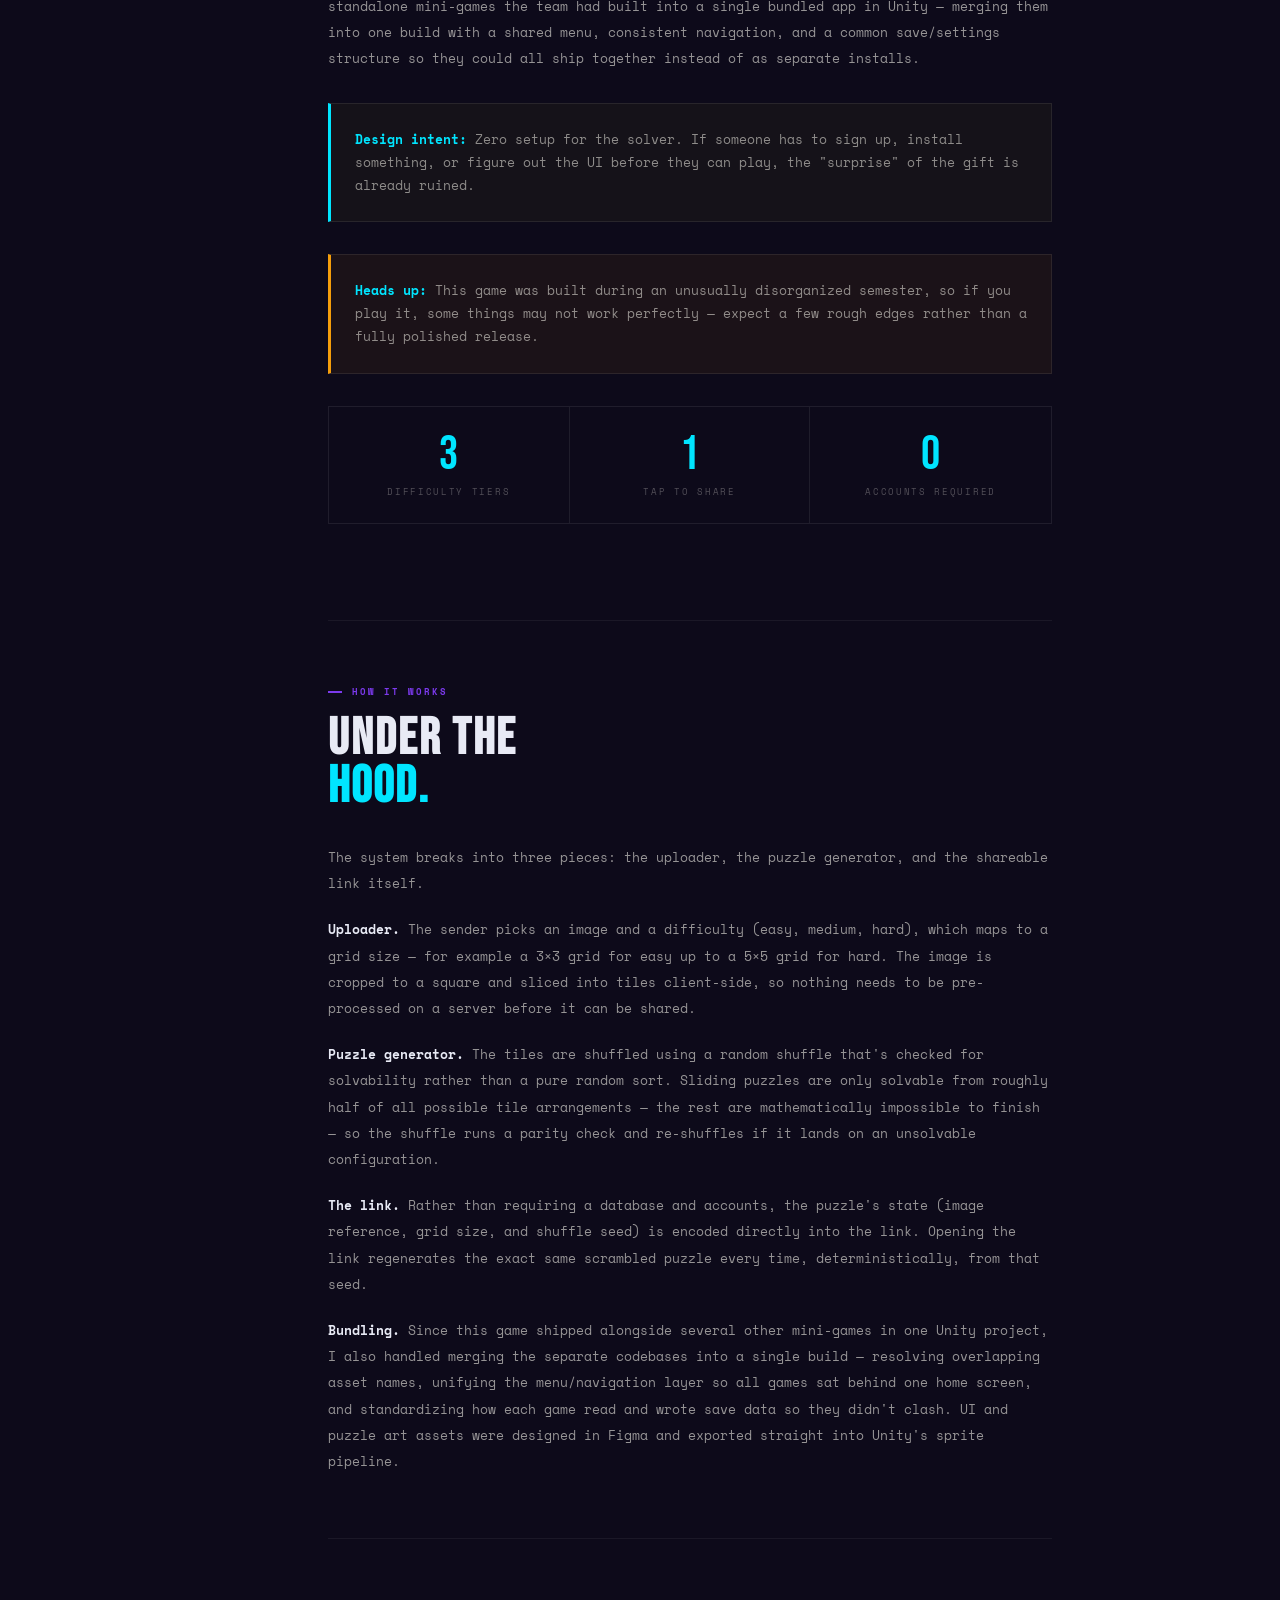
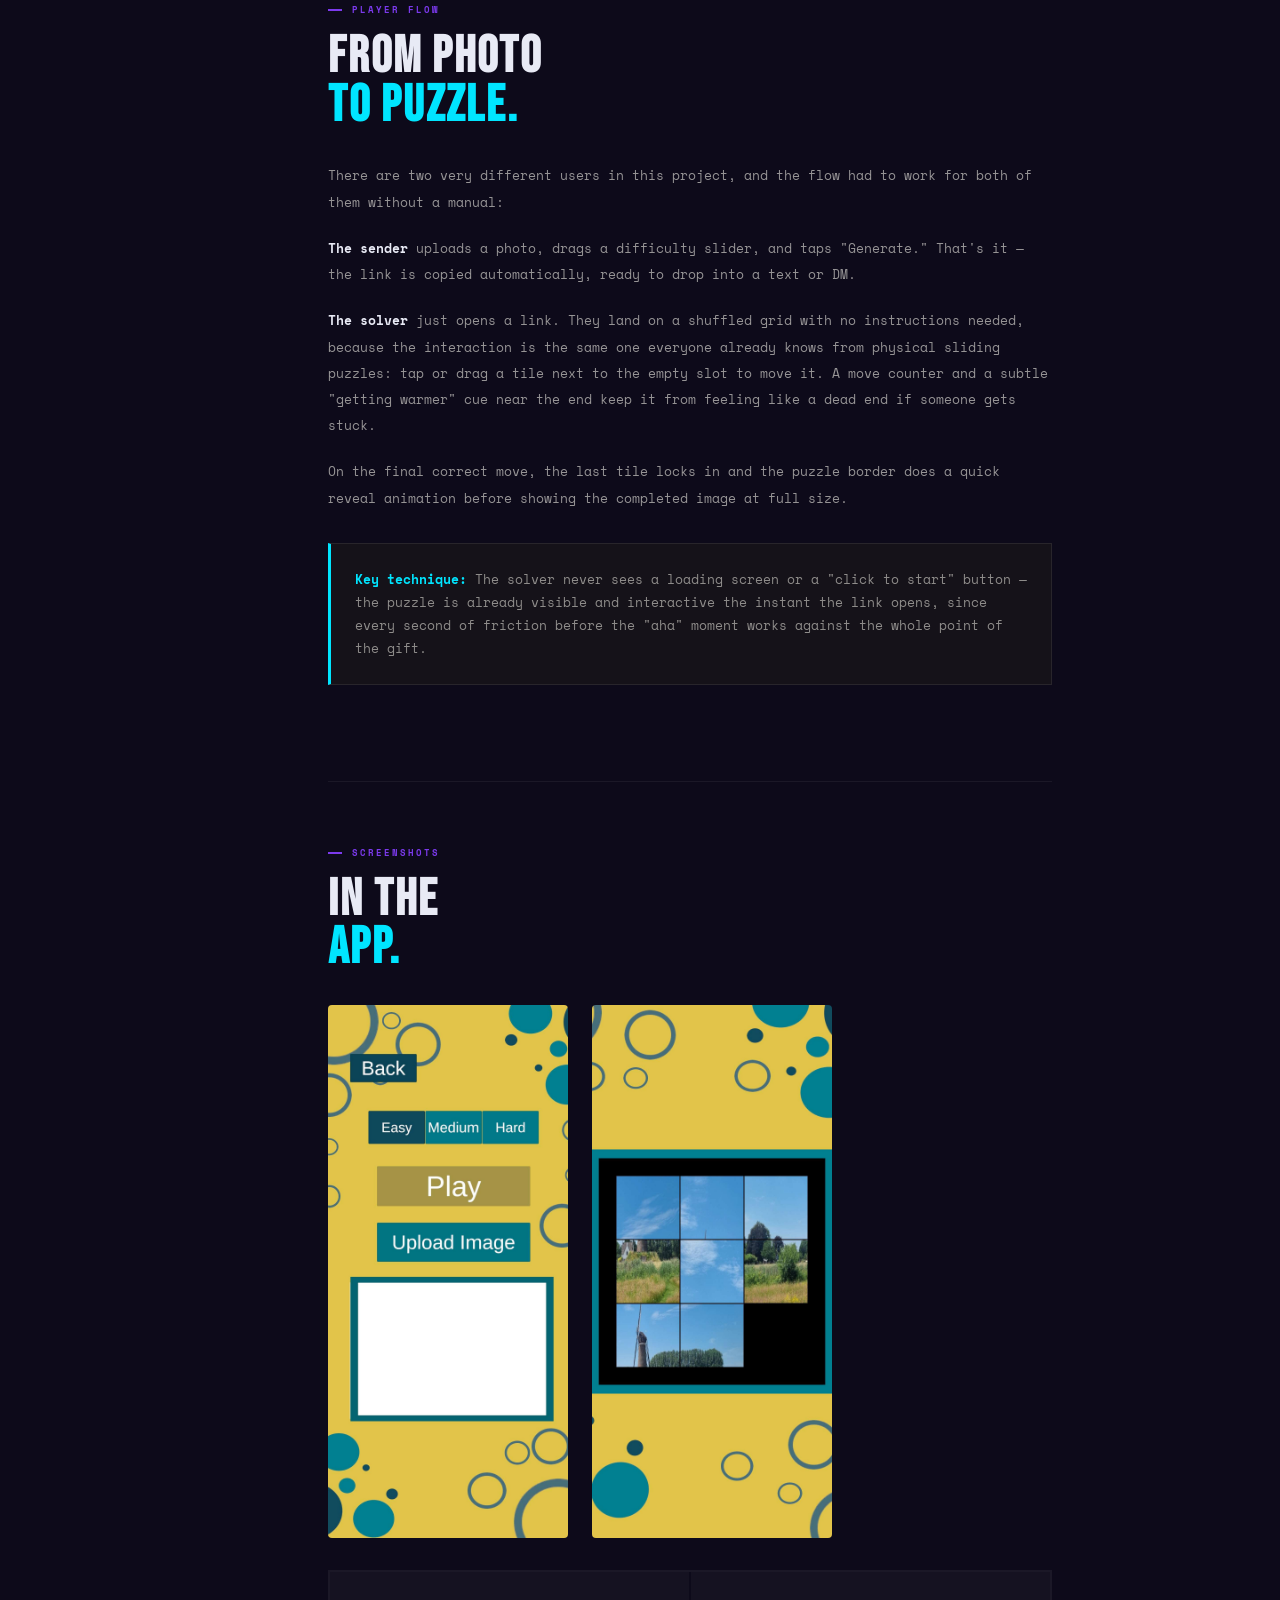
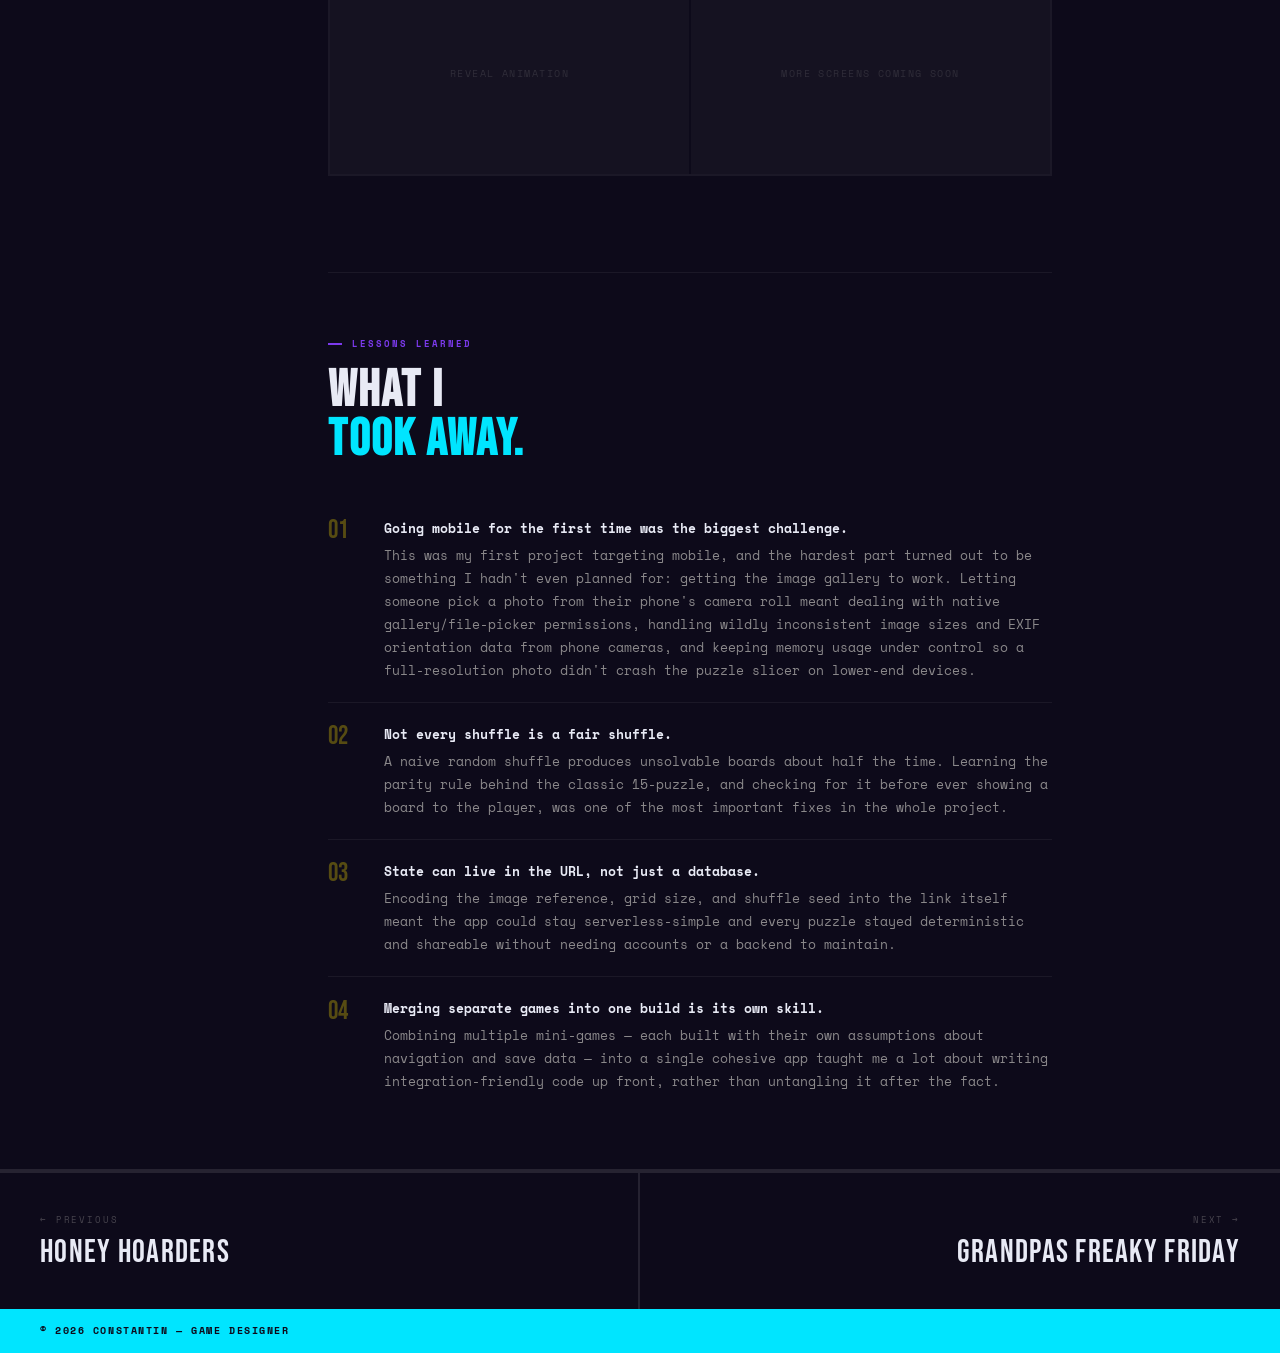
<file: project-02.html>
<!DOCTYPE html>
<html lang="en">
<head>
<meta charset="UTF-8">
<meta name="viewport" content="width=device-width, initial-scale=1.0">
<title>Project 02 — CONSTANTIN</title>
<link rel="preconnect" href="https://fonts.googleapis.com">
<link href="https://fonts.googleapis.com/css2?family=Black+Han+Sans&family=Space+Mono:ital,wght@0,400;0,700;1,400&family=Bebas+Neue&display=swap" rel="stylesheet">
<link rel="stylesheet" href="style.css">
<link rel="stylesheet" href="project.css">
</head>
<body>

<!-- NAV -->
<nav>
  <a href="index.html" class="nav-logo">CNSTN</a>
  <ul class="nav-links">
    <li><a href="index.html#about">About</a></li>
    <li><a href="index.html#projects">Work</a></li>
    <li><a href="index.html#contact">Hire me</a></li>
  </ul>
</nav>

<!-- PROJECT HERO -->
<section class="project-hero">
  <div class="project-hero-left">
    <a href="index.html#projects" class="back-btn">← Back</a>
    <span class="back-btn-crumb">Selected Work / Project 02</span>
    <p class="project-hero-type">// Programming</p>
    <h1 class="project-hero-title">
      SLIDE &<br>
      <span class="yellow">REVEAL.</span>
    </h1>
    <p class="project-hero-tagline">
      Turn any photo into a personalized sliding puzzle. Upload an image, pick a difficulty, and send the link to someone you love — they solve it to reveal the picture.
    </p>
  </div>
  <div class="project-hero-right">
    <div class="meta-block">
      <p class="meta-label">Role</p>
      <p class="meta-value">Head Programmer</p>
    </div>
    <div class="meta-block">
      <p class="meta-label">Timeline</p>
      <p class="meta-value" style="color:rgba(232,234,245,0.3); font-style:italic;">TBD — TBD</p>
    </div>
    <div class="meta-block">
      <p class="meta-label">Engine / Tools</p>
      <p class="meta-value">Unity, Figma</p>
    </div>
    <div class="meta-block">
      <p class="meta-label">Type</p>
      <p class="meta-value">
        <span class="tag">Head Programmer</span>
        <span class="tag">Team</span>
        <span class="tag">Mobile</span>
      </p>
    </div>
    <div class="meta-block">
      <p class="meta-label">Status</p>
      <p class="meta-value">Live on itch.io</p>
    </div>
  </div>
</section>

<!-- COVER PANEL -->
<div class="cover-panel">
  <div class="cover-panel-image">
    <div class="cover-panel-placeholder" style="min-height:400px; overflow:hidden; background:#c4a63e; display:flex; align-items:center; justify-content:center;">
      <img src="Images/project-02-shot-02.png" alt="Slide & Reveal upload and difficulty screen on mobile" style="max-width:100%; max-height:100%; object-fit:contain; display:block;">
    </div>
  </div>
  <div class="cover-panel-info">
    <p class="cover-panel-label">Project 02</p>
    <p class="cover-panel-desc">
      A lightweight puzzle-as-a-message app: pick a photo, choose how hard it should be to solve, and get a link. Whoever opens it has to slide the tiles back into place before they see what you sent them.
    </p>
    <p style="font-size:0.75rem; color:rgba(232,234,245,0.7); margin-top:0.75rem; margin-bottom:0.75rem;">Best played on a phone — the gallery upload and touch controls are built for mobile, not desktop.</p>
    <div class="cover-panel-links">
      <a href="https://constantin-sarafov.itch.io/puzzle-sliding-game" target="_blank" rel="noopener" class="cover-panel-link">Play on itch.io →</a>
    </div>
  </div>
</div>

<!-- BODY -->
<div class="project-body">

  <nav class="project-body-nav">
    <p class="body-nav-label">Contents</p>
    <ul class="body-nav-links">
      <li><a href="#overview">Overview</a></li>
      <li><a href="#layout">How It Works</a></li>
      <li><a href="#flow">Player Flow</a></li>
      <li><a href="#screenshots">Screenshots</a></li>
      <li><a href="#lessons">Lessons Learned</a></li>
    </ul>
  </nav>

  <div class="project-body-content">

    <!-- OVERVIEW -->
    <div class="content-section" id="overview">
      <p class="section-eyebrow">Overview</p>
      <h2 class="section-heading">THE<br><span class="yellow">IDEA.</span></h2>
      <div class="prose">
        <p>Slide &amp; Reveal is a browser-based sliding puzzle generator built as a small gift-giving tool. Instead of just sending a photo, you send a challenge: the recipient has to actually solve a puzzle before they get to see it.</p>
        <p>The flow is simple by design. You upload a picture, pick a grid size (which sets the difficulty), and the app spits out a shareable link. Open that link on any phone or PC, and you're dropped straight into a scrambled version of the image — no account, no install, no friction. Solve it, and the full picture snaps into place.</p>
        <p>As head programmer on this one, I was also responsible for folding several other standalone mini-games the team had built into a single bundled app in Unity — merging them into one build with a shared menu, consistent navigation, and a common save/settings structure so they could all ship together instead of as separate installs.</p>
      </div>
      <div class="callout">
        <p><strong>Design intent:</strong> Zero setup for the solver. If someone has to sign up, install something, or figure out the UI before they can play, the "surprise" of the gift is already ruined.</p>
      </div>
      <div class="callout callout-wip" style="border-left-color:#f59e0b; background:rgba(245,158,11,0.06); color:rgba(245,158,11,0.85);">
        <p><strong>Heads up:</strong> This game was built during an unusually disorganized semester, so if you play it, some things may not work perfectly — expect a few rough edges rather than a fully polished release.</p>
      </div>
      <div class="stat-row">
        <div class="stat-cell">
          <p class="stat-cell-num">3</p>
          <p class="stat-cell-label">Difficulty tiers</p>
        </div>
        <div class="stat-cell">
          <p class="stat-cell-num">1</p>
          <p class="stat-cell-label">Tap to share</p>
        </div>
        <div class="stat-cell">
          <p class="stat-cell-num">0</p>
          <p class="stat-cell-label">Accounts required</p>
        </div>
      </div>
    </div>

    <!-- HOW IT WORKS -->
    <div class="content-section" id="layout">
      <p class="section-eyebrow">How It Works</p>
      <h2 class="section-heading">UNDER THE<br><span class="yellow">HOOD.</span></h2>
      <div class="prose">
        <p>The system breaks into three pieces: the uploader, the puzzle generator, and the shareable link itself.</p>
        <p><strong>Uploader.</strong> The sender picks an image and a difficulty (easy, medium, hard), which maps to a grid size — for example a 3×3 grid for easy up to a 5×5 grid for hard. The image is cropped to a square and sliced into tiles client-side, so nothing needs to be pre-processed on a server before it can be shared.</p>
        <p><strong>Puzzle generator.</strong> The tiles are shuffled using a random shuffle that's checked for solvability rather than a pure random sort. Sliding puzzles are only solvable from roughly half of all possible tile arrangements — the rest are mathematically impossible to finish — so the shuffle runs a parity check and re-shuffles if it lands on an unsolvable configuration.</p>
        <p><strong>The link.</strong> Rather than requiring a database and accounts, the puzzle's state (image reference, grid size, and shuffle seed) is encoded directly into the link. Opening the link regenerates the exact same scrambled puzzle every time, deterministically, from that seed.</p>
        <p><strong>Bundling.</strong> Since this game shipped alongside several other mini-games in one Unity project, I also handled merging the separate codebases into a single build — resolving overlapping asset names, unifying the menu/navigation layer so all games sat behind one home screen, and standardizing how each game read and wrote save data so they didn't clash. UI and puzzle art assets were designed in Figma and exported straight into Unity's sprite pipeline.</p>
      </div>
    </div>

    <!-- PLAYER FLOW -->
    <div class="content-section" id="flow">
      <p class="section-eyebrow">Player Flow</p>
      <h2 class="section-heading">FROM PHOTO<br><span class="yellow">TO PUZZLE.</span></h2>
      <div class="prose">
        <p>There are two very different users in this project, and the flow had to work for both of them without a manual:</p>
        <p><strong>The sender</strong> uploads a photo, drags a difficulty slider, and taps "Generate." That's it — the link is copied automatically, ready to drop into a text or DM.</p>
        <p><strong>The solver</strong> just opens a link. They land on a shuffled grid with no instructions needed, because the interaction is the same one everyone already knows from physical sliding puzzles: tap or drag a tile next to the empty slot to move it. A move counter and a subtle "getting warmer" cue near the end keep it from feeling like a dead end if someone gets stuck.</p>
        <p>On the final correct move, the last tile locks in and the puzzle border does a quick reveal animation before showing the completed image at full size.</p>
      </div>
      <div class="callout">
        <p><strong>Key technique:</strong> The solver never sees a loading screen or a "click to start" button — the puzzle is already visible and interactive the instant the link opens, since every second of friction before the "aha" moment works against the whole point of the gift.</p>
      </div>
    </div>

    <!-- SCREENSHOTS -->
    <div class="content-section" id="screenshots">
      <p class="section-eyebrow">Screenshots</p>
      <h2 class="section-heading">IN THE<br><span class="yellow">APP.</span></h2>
      <div style="display:flex; gap:1.5rem; flex-wrap:wrap; margin-bottom:1.5rem;">
        <div style="width:240px; max-width:100%;">
          <img src="Images/project-02-shot-02.png" alt="Upload and difficulty selection screen on mobile" style="width:100%; height:auto; display:block; border-radius:4px;">
        </div>
        <div style="width:240px; max-width:100%;">
          <img src="Images/project-02-shot-01.png" alt="Shuffled sliding puzzle in progress on mobile" style="width:100%; height:auto; display:block; border-radius:4px;">
        </div>
      </div>
      <div class="media-grid">
        <div class="media-cell"><div class="media-cell-placeholder">Reveal animation</div></div>
        <div class="media-cell"><div class="media-cell-placeholder">More screens coming soon</div></div>
      </div>
    </div>

    <!-- LESSONS -->
    <div class="content-section" id="lessons">
      <p class="section-eyebrow">Lessons Learned</p>
      <h2 class="section-heading">WHAT I<br><span class="yellow">TOOK AWAY.</span></h2>
      <div class="lesson-list">
        <div class="lesson-item">
          <div class="lesson-num">01</div>
          <div class="lesson-text"><strong>Going mobile for the first time was the biggest challenge.</strong> This was my first project targeting mobile, and the hardest part turned out to be something I hadn't even planned for: getting the image gallery to work. Letting someone pick a photo from their phone's camera roll meant dealing with native gallery/file-picker permissions, handling wildly inconsistent image sizes and EXIF orientation data from phone cameras, and keeping memory usage under control so a full-resolution photo didn't crash the puzzle slicer on lower-end devices.</div>
        </div>
        <div class="lesson-item">
          <div class="lesson-num">02</div>
          <div class="lesson-text"><strong>Not every shuffle is a fair shuffle.</strong> A naive random shuffle produces unsolvable boards about half the time. Learning the parity rule behind the classic 15-puzzle, and checking for it before ever showing a board to the player, was one of the most important fixes in the whole project.</div>
        </div>
        <div class="lesson-item">
          <div class="lesson-num">03</div>
          <div class="lesson-text"><strong>State can live in the URL, not just a database.</strong> Encoding the image reference, grid size, and shuffle seed into the link itself meant the app could stay serverless-simple and every puzzle stayed deterministic and shareable without needing accounts or a backend to maintain.</div>
        </div>
        <div class="lesson-item">
          <div class="lesson-num">04</div>
          <div class="lesson-text"><strong>Merging separate games into one build is its own skill.</strong> Combining multiple mini-games — each built with their own assumptions about navigation and save data — into a single cohesive app taught me a lot about writing integration-friendly code up front, rather than untangling it after the fact.</div>
        </div>
      </div>
    </div>

  </div>
</div>

<!-- PROJECT NAVIGATION FOOTER -->
<div class="project-nav-footer">
  <a href="project-01.html" class="proj-nav-item">
    <span class="proj-nav-dir">← Previous</span>
    <span class="proj-nav-name">HONEY HOARDERS</span>
  </a>
  <a href="project-03.html" class="proj-nav-item" style="text-align:right; align-items:flex-end;">
    <span class="proj-nav-dir">Next →</span>
    <span class="proj-nav-name">GRANDPAS FREAKY FRIDAY</span>
  </a>
</div>

<div class="footer-strip">
  <span>© 2026 Constantin — Game Designer</span>
</div>

</body>
</html>
</file>
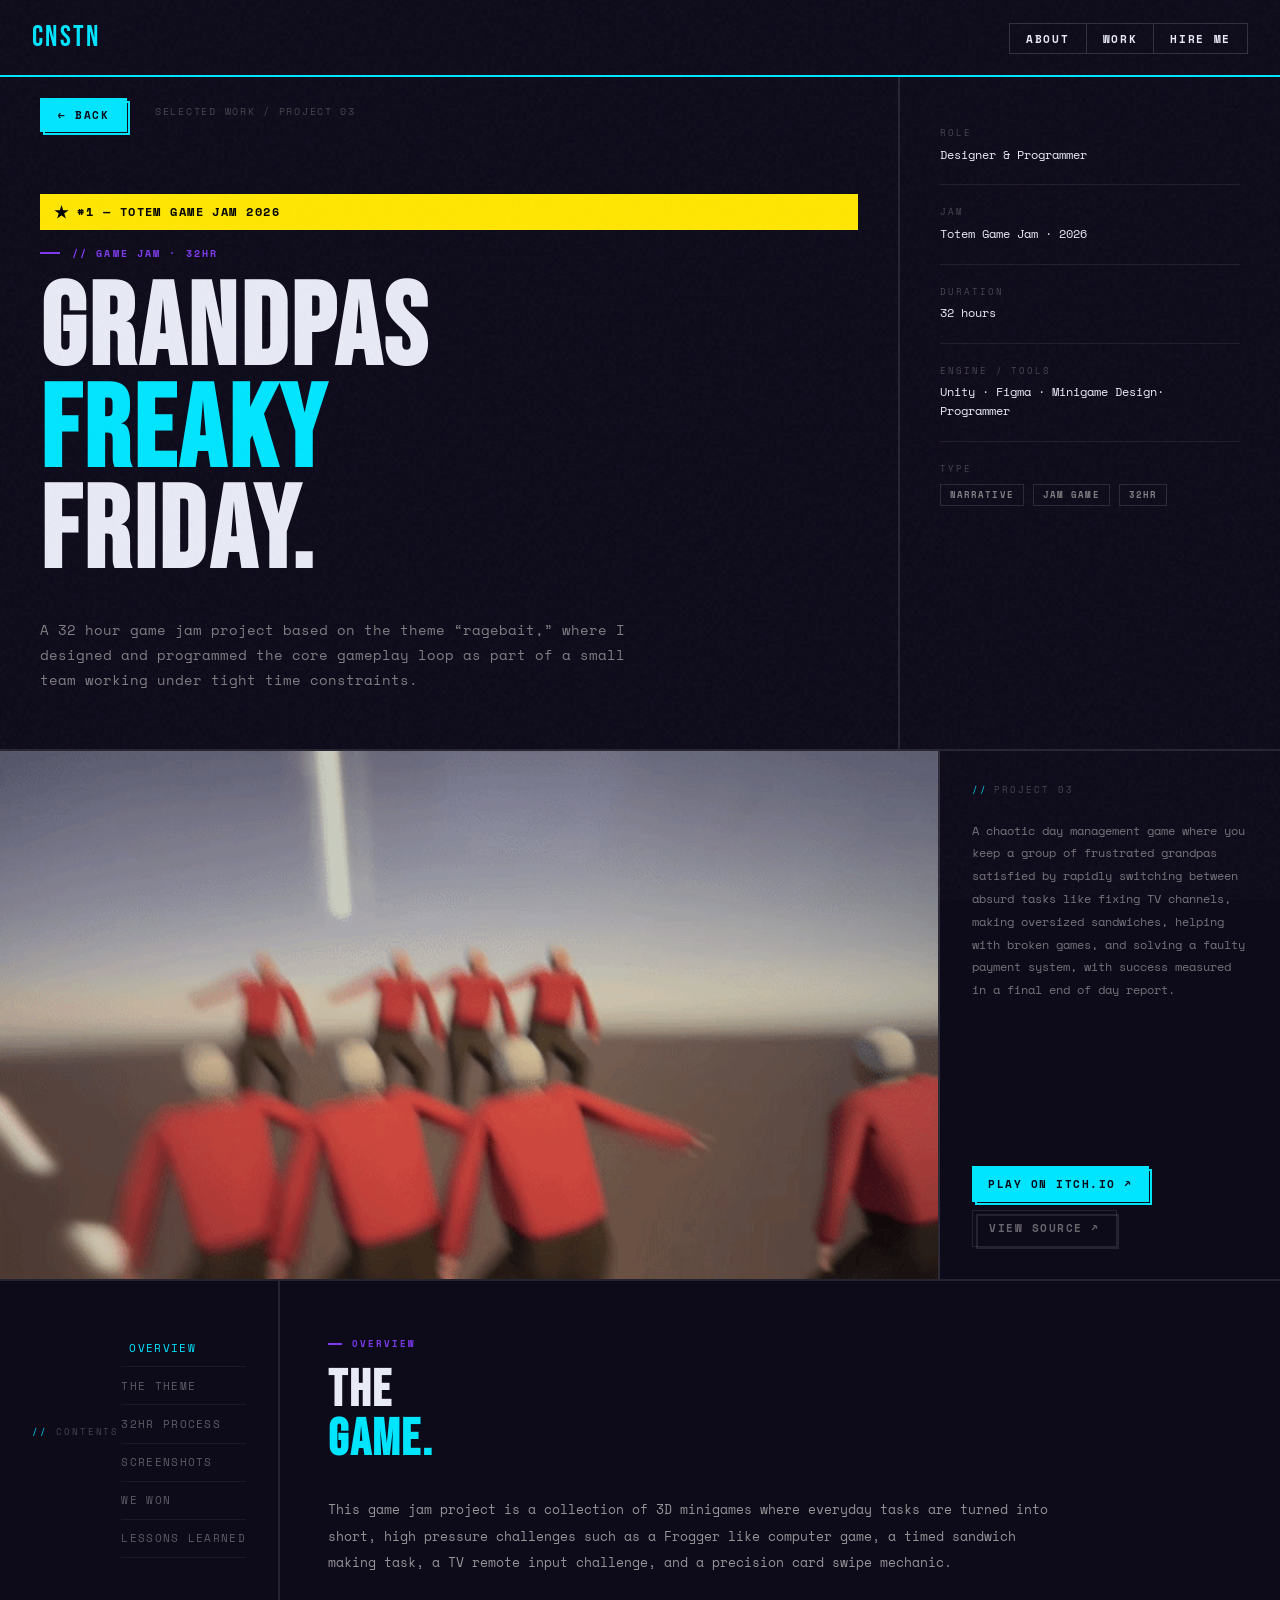
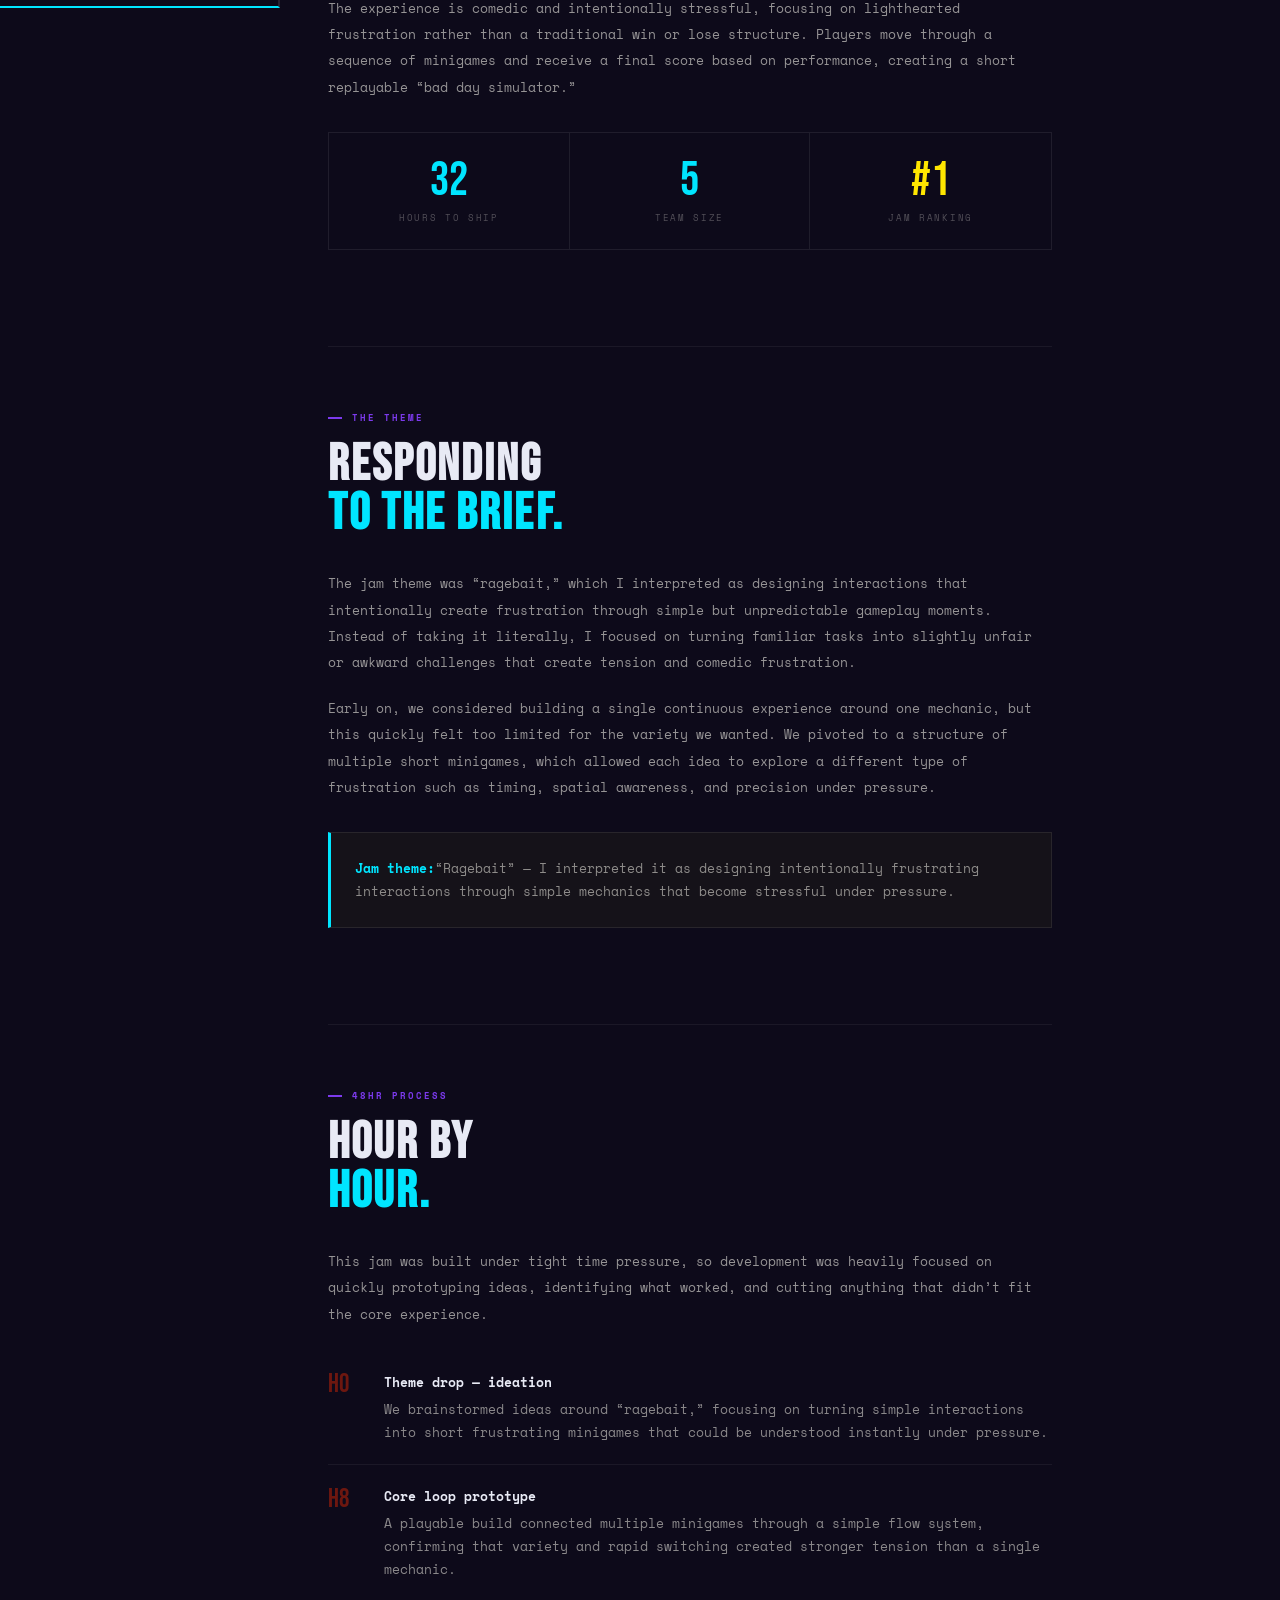
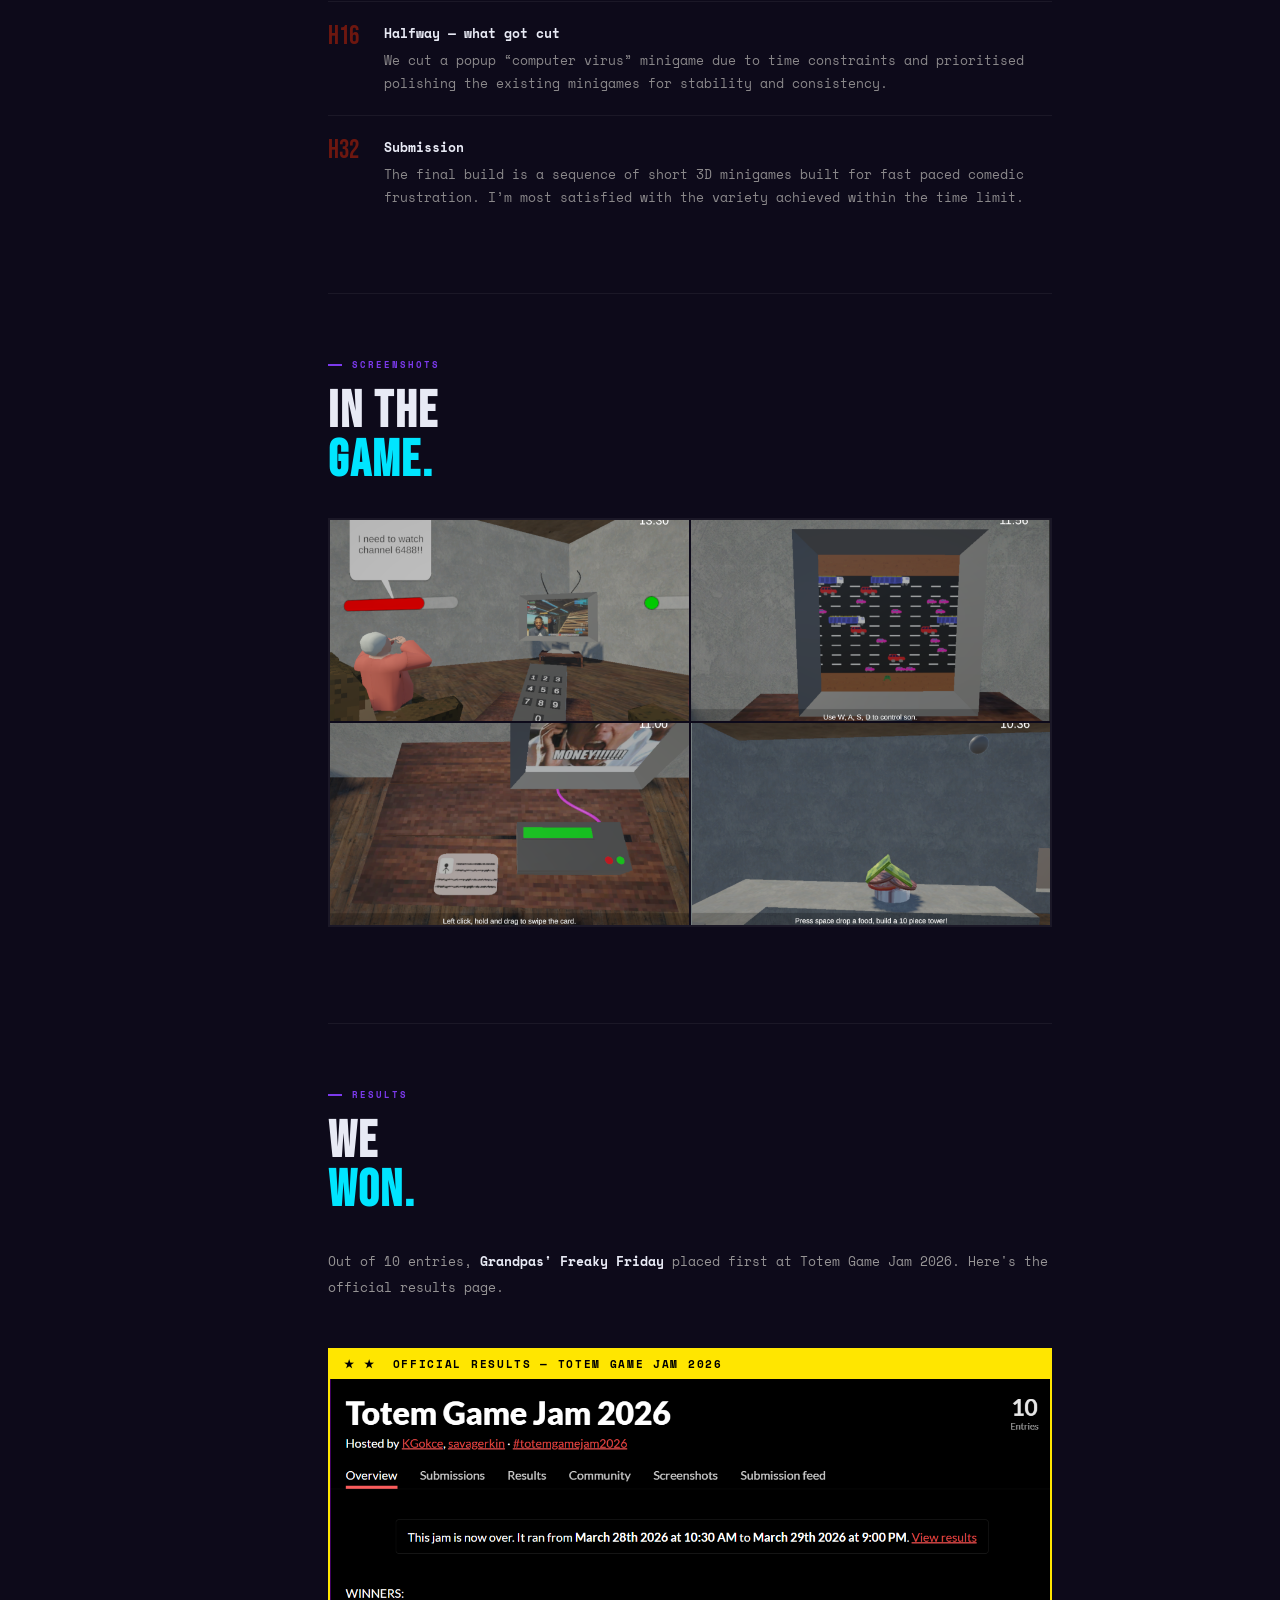
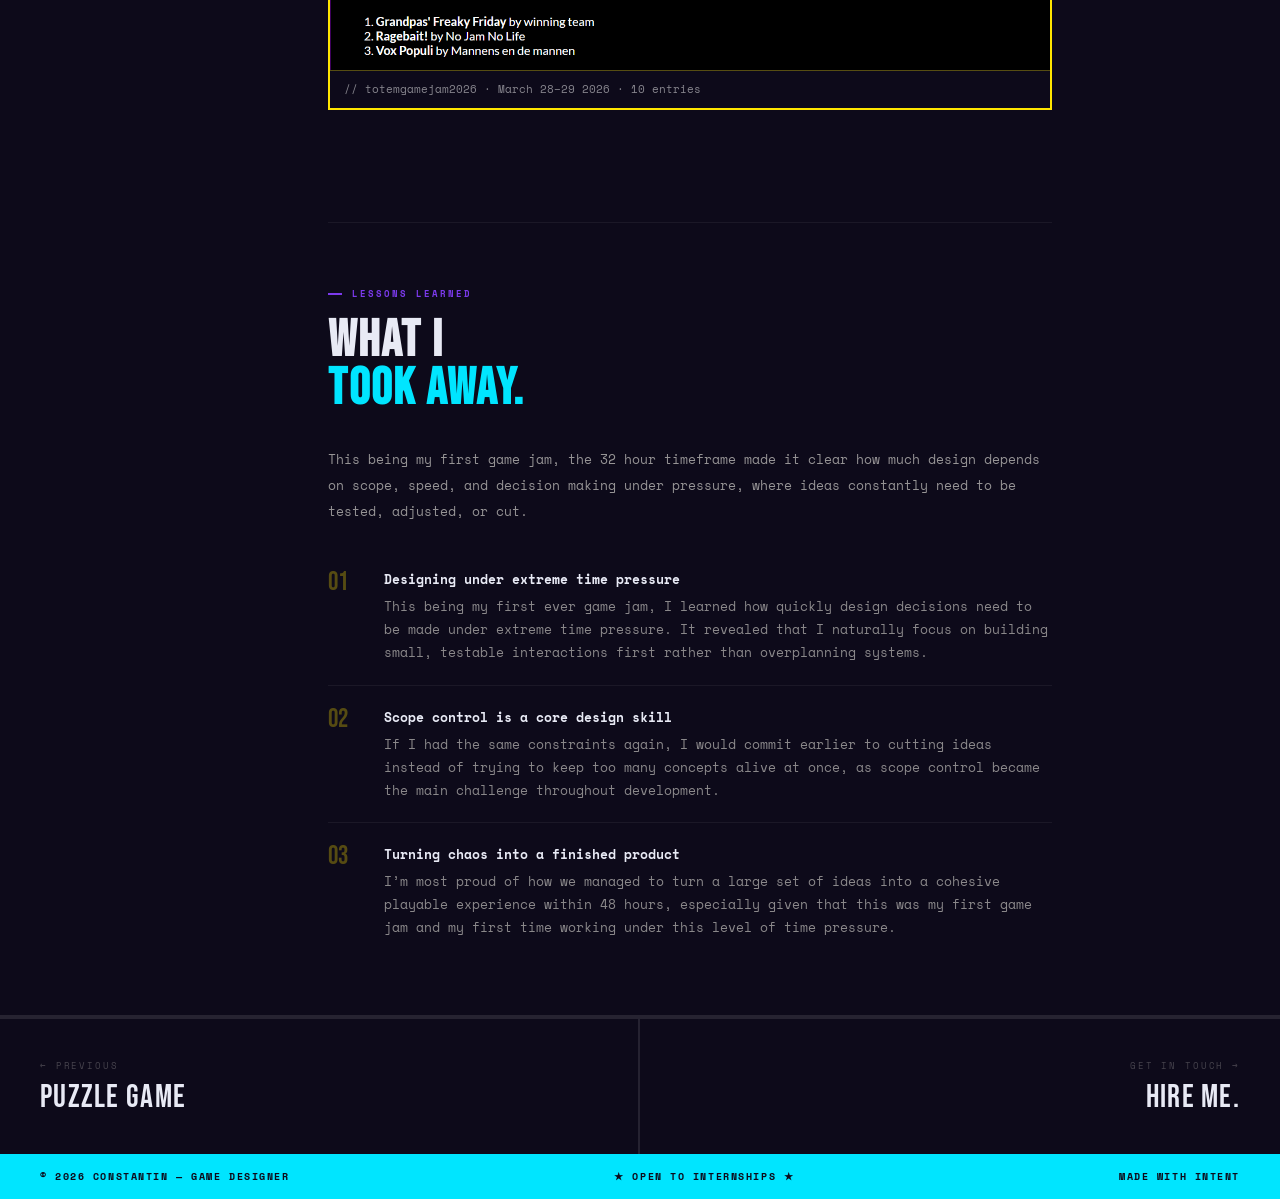
<file: project-03.html>
<!DOCTYPE html>
<html lang="en">
<head>
<meta charset="UTF-8">
<meta name="viewport" content="width=device-width, initial-scale=1.0">
<title>Project 03 — CONSTANTIN</title>
<link rel="preconnect" href="https://fonts.googleapis.com">
<link href="https://fonts.googleapis.com/css2?family=Black+Han+Sans&family=Space+Mono:ital,wght@0,400;0,700;1,400&family=Bebas+Neue&display=swap" rel="stylesheet">
<link rel="stylesheet" href="style.css">
<link rel="stylesheet" href="project.css">
<style>
  .winner-badge {
    display: inline-flex;
    align-items: center;
    gap: 8px;
    background: #FFE600;
    color: #000;
    font-family: 'Space Mono', monospace;
    font-weight: 700;
    font-size: 0.75rem;
    letter-spacing: 0.12em;
    text-transform: uppercase;
    padding: 6px 14px;
    margin-bottom: 1rem;
  }

  .winner-badge::before {
    content: "★";
    font-size: 1rem;
  }

  .winner-proof {
    margin: 3rem 0;
    border: 2px solid #FFE600;
  }

  .winner-proof-header {
    background: #FFE600;
    color: #000;
    font-family: 'Space Mono', monospace;
    font-weight: 700;
    font-size: 0.7rem;
    letter-spacing: 0.15em;
    text-transform: uppercase;
    padding: 6px 14px;
    display: flex;
    align-items: center;
    gap: 8px;
  }

  .winner-proof-header::before {
    content: "★";
  }

  .winner-proof img {
    display: block;
    width: 100%;
    height: auto;
  }

  .winner-proof-caption {
    padding: 10px 14px;
    font-family: 'Space Mono', monospace;
    font-size: 0.7rem;
    color: rgba(255,255,255,0.5);
    border-top: 1px solid rgba(255,230,0,0.3);
  }

  .stat-cell-num.gold {
    color: #FFE600;
  }
</style>
</head>
<body>

<!-- NAV -->
<nav>
  <a href="index.html" class="nav-logo">CNSTN</a>
  <ul class="nav-links">
    <li><a href="index.html#about">About</a></li>
    <li><a href="index.html#projects">Work</a></li>
    <li><a href="index.html#contact">Hire me</a></li>
  </ul>
</nav>

<!-- PROJECT HERO -->
<section class="project-hero">
  <div class="project-hero-left">
    <a href="index.html#projects" class="back-btn">← Back</a>
    <span class="back-btn-crumb">Selected Work / Project 03</span>
    <div class="winner-badge"> #1 — Totem Game Jam 2026</div>
    <p class="project-hero-type">// Game Jam · 32hr</p>
    <h1 class="project-hero-title">GRANDPAS<br><span class="accent">FREAKY</span><br>FRIDAY.</h1>
    <p class="project-hero-tagline">
  A 32 hour game jam project based on the theme “ragebait,” where I designed and programmed the core gameplay loop as part of a small team working under tight time constraints. 
  </p>
  </div>
  <div class="project-hero-right">
    <div class="meta-block">
      <p class="meta-label">Role</p>
      <p class="meta-value">Designer &amp; Programmer</p>
    </div>
    <div class="meta-block">
      <p class="meta-label">Jam</p>
      <p class="meta-value">Totem Game Jam · 2026</p>
    </div>
    <div class="meta-block">
      <p class="meta-label">Duration</p>
      <p class="meta-value">32 hours</p>
    </div>
    <div class="meta-block">
      <p class="meta-label">Engine / Tools</p>
      <p class="meta-value">Unity · Figma · Minigame Design· Programmer</p>
    </div>
    <div class="meta-block">
      <p class="meta-label">Type</p>
      <p class="meta-value">
        <span class="tag">Narrative</span>
        <span class="tag">Jam Game</span>
        <span class="tag">32hr</span>
      </p>
    </div>
  </div>
</section>

<!-- COVER PANEL -->
<div class="cover-panel">
  <div class="cover-panel-image">
    <img src="Images/Grandpa.gif" alt="Gameplay GIF - Grandpa">
  </div>
  <div class="cover-panel-info">
    <p class="cover-panel-label">Project 03</p>
    <p class="cover-panel-desc">
     A chaotic day management game where you keep a group of frustrated grandpas satisfied by rapidly switching between absurd tasks like fixing TV channels, making oversized sandwiches, helping with broken games, and solving a faulty payment system, with success measured in a final end of day report.
    </p>
    <div class="cover-panel-links">
      <a href="https://constanze3.itch.io/winning-game" class="cover-panel-link">Play on itch.io ↗</a>
      <a href="https://github.com/Constanze3/totem-game-jam-2" class="cover-panel-link secondary">View source ↗</a>
    </div>
  </div>
</div>

<!-- BODY -->
<div class="project-body">

  <nav class="project-body-nav">
    <p class="body-nav-label">Contents</p>
    <ul class="body-nav-links">
      <li><a href="#overview" class="active">Overview</a></li>
      <li><a href="#theme">The Theme</a></li>
      <li><a href="#process">32hr Process</a></li>
      <li><a href="#screenshots">Screenshots</a></li>
      <li><a href="#winner">We Won</a></li>
      <li><a href="#lessons">Lessons Learned</a></li>
    </ul>
  </nav>

  <div class="project-body-content">

    <!-- OVERVIEW -->
    <div class="content-section" id="overview">
      <p class="section-eyebrow">Overview</p>
      <h2 class="section-heading">THE<br><span class="yellow">GAME.</span></h2>
      <div class="prose">
        <p>
         This game jam project is a collection of 3D minigames where everyday tasks are turned into short, high pressure challenges such as a Frogger like computer game, a timed sandwich making task, a TV remote input challenge, and a precision card swipe mechanic.
       </p>
        <p>
         The experience is comedic and intentionally stressful, focusing on lighthearted frustration rather than a traditional win or lose structure. Players move through a sequence of minigames and receive a final score based on performance, creating a short replayable “bad day simulator.”
        </p>
      </div>
      <div class="stat-row">
        <div class="stat-cell">
          <p class="stat-cell-num">32</p>
          <p class="stat-cell-label">Hours to ship</p>
        </div>
        <div class="stat-cell">
          <p class="stat-cell-num">5</p>
          <p class="stat-cell-label">Team size</p>
        </div>
        <div class="stat-cell">
          <p class="stat-cell-num gold">#1</p>
          <p class="stat-cell-label">Jam ranking</p>
        </div>
      </div>
    </div>

    <!-- THEME -->
    <div class="content-section" id="theme">
      <p class="section-eyebrow">The Theme</p>
      <h2 class="section-heading">RESPONDING<br><span class="yellow">TO THE BRIEF.</span></h2>
      <div class="prose">
        <p>
         The jam theme was “ragebait,” which I interpreted as designing interactions that intentionally create frustration through simple but unpredictable gameplay moments. Instead of taking it literally, I focused on turning familiar tasks into slightly unfair or awkward challenges that create tension and comedic frustration.
        </p>
        <p>
         Early on, we considered building a single continuous experience around one mechanic, but this quickly felt too limited for the variety we wanted. We pivoted to a structure of multiple short minigames, which allowed each idea to explore a different type of frustration such as timing, spatial awareness, and precision under pressure.
        </p>
      </div>

      <div class="callout">
        <p><strong>Jam theme:</strong>“Ragebait” — I interpreted it as designing intentionally frustrating interactions through simple mechanics that become stressful under pressure.</p>
      </div>
    </div>

    <!-- 32HR PROCESS -->
    <div class="content-section" id="process">
      <p class="section-eyebrow">48hr Process</p>
      <h2 class="section-heading">HOUR BY<br><span class="yellow">HOUR.</span></h2>
      <div class="prose">
        <p>
          This jam was built under tight time pressure, so development was heavily focused on quickly prototyping ideas, identifying what worked, and cutting anything that didn’t fit the core experience.
        </p>
      </div>

      <div class="lesson-list">
        <div class="lesson-item">
          <div class="lesson-num" style="color: rgba(255,42,0,0.4);">H0</div>
          <div class="lesson-text">
            <strong>Theme drop — ideation</strong>
            We brainstormed ideas around “ragebait,” focusing on turning simple interactions into short frustrating minigames that could be understood instantly under pressure.</p>
          </div>
        </div>
        <div class="lesson-item">
          <div class="lesson-num" style="color: rgba(255,42,0,0.4);">H8</div>
          <div class="lesson-text">
            <strong>Core loop prototype</strong>
           A playable build connected multiple minigames through a simple flow system, confirming that variety and rapid switching created stronger tension than a single mechanic.</p>
          </div>
        </div>
        <div class="lesson-item">
          <div class="lesson-num" style="color: rgba(255,42,0,0.4);">H16</div>
          <div class="lesson-text">
            <strong>Halfway — what got cut</strong>
           We cut a popup “computer virus” minigame due to time constraints and prioritised polishing the existing minigames for stability and consistency.</p>
          </div>
        </div>
        <div class="lesson-item">
          <div class="lesson-num" style="color: rgba(255,42,0,0.4);">H32</div>
          <div class="lesson-text">
            <strong>Submission</strong>
           The final build is a sequence of short 3D minigames built for fast paced comedic frustration. I’m most satisfied with the variety achieved within the time limit.</p>
          </div>
        </div>
      </div>
    </div>

    <!-- SCREENSHOTS -->
    <div class="content-section" id="screenshots">
      <p class="section-eyebrow">Screenshots</p>
      <h2 class="section-heading">IN THE<br><span class="yellow">GAME.</span></h2>

      <div class="media-grid">
        <div class="media-cell">
         <img src="Images/Grandpa1.png" alt="Gameplay screenshot 01">        
        </div>
        <div class="media-cell">
          <img src="Images/Grandpa2.png" alt="Gameplay screenshot 01">
        </div>
        <div class="media-cell">
          <img src="Images/Grandpa3.png" alt="Gameplay screenshot 01">
        </div>
        <div class="media-cell">
          <img src="Images/Grandpa4.png" alt="Gameplay screenshot 01">
        </div>
      </div>
    </div>

    <!-- WE WON -->
    <div class="content-section" id="winner">
      <p class="section-eyebrow">Results</p>
      <h2 class="section-heading">WE<br><span class="yellow">WON.</span></h2>
      <div class="prose">
        <p>
          Out of 10 entries, <strong>Grandpas' Freaky Friday</strong> placed first at Totem Game Jam 2026. Here's the official results page.
        </p>
      </div>

      <div class="winner-proof">
        <div class="winner-proof-header">★ &nbsp;Official results — Totem Game Jam 2026</div>
        <img src="Images/Win.png" alt="Totem Game Jam 2026 results page showing Grandpas' Freaky Friday in first place" />
        <p class="winner-proof-caption">// totemgamejam2026 · March 28–29 2026 · 10 entries</p>
      </div>
    </div>

    <!-- LESSONS -->
    <div class="content-section" id="lessons">
      <p class="section-eyebrow">Lessons Learned</p>
      <h2 class="section-heading">WHAT I<br><span class="yellow">TOOK AWAY.</span></h2>
      <div class="prose">
        <p>
          This being my first game jam, the 32 hour timeframe made it clear how much design depends on scope, speed, and decision making under pressure, where ideas constantly need to be tested, adjusted, or cut.
        </p>
      </div>

      <div class="lesson-list">
        <div class="lesson-item">
          <div class="lesson-num">01</div>
          <div class="lesson-text">
            <strong>Designing under extreme time pressure</strong>
            This being my first ever game jam, I learned how quickly design decisions need to be made under extreme time pressure. It revealed that I naturally focus on building small, testable interactions first rather than overplanning systems.
          </div>
        </div>
        <div class="lesson-item">
          <div class="lesson-num">02</div>
          <div class="lesson-text">
            <strong>Scope control is a core design skill</strong>
            If I had the same constraints again, I would commit earlier to cutting ideas instead of trying to keep too many concepts alive at once, as scope control became the main challenge throughout development.
          </div>
        </div>
        <div class="lesson-item">
          <div class="lesson-num">03</div>
          <div class="lesson-text">
            <strong>Turning chaos into a finished product</strong>
            I’m most proud of how we managed to turn a large set of ideas into a cohesive playable experience within 48 hours, especially given that this was my first game jam and my first time working under this level of time pressure.
          </div>
        </div>
      </div>
    </div>

  </div>
</div>

<!-- PROJECT NAVIGATION FOOTER -->
<div class="project-nav-footer">
  <a href="project-02.html" class="proj-nav-item">
    <span class="proj-nav-dir">← Previous</span>
    <span class="proj-nav-name">PUZZLE GAME</span>
  </a>
  <a href="index.html#contact" class="proj-nav-item" style="text-align:right; align-items:flex-end;">
    <span class="proj-nav-dir">Get in touch →</span>
    <span class="proj-nav-name">HIRE ME.</span>
  </a>
</div>

<div class="footer-strip">
  <span>© 2026 Constantin — Game Designer</span>
  <span>★ OPEN TO INTERNSHIPS ★</span>
  <span>Made with intent</span>
</div>

</body>
</html>
</file>
<file: style.css>
*, *::before, *::after { box-sizing: border-box; margin: 0; padding: 0; }

:root {
  --black: #0d0a1a;
  --white: #e8eaf5;
  --yellow: #00e5ff;
  --red: #7c3aed;
  --blue: #a78bfa;
  --mono: 'Space Mono', monospace;
  --display: 'Bebas Neue', sans-serif;
  --bold: 'Black Han Sans', sans-serif;
}

html { scroll-behavior: smooth; }

body {
  background: var(--black);
  color: var(--white);
  font-family: var(--mono);
  font-size: 14px;
  line-height: 1.5;
  cursor: crosshair;
  overflow-x: hidden;
}

/* NOISE OVERLAY */
body::before {
  content: '';
  position: fixed;
  inset: 0;
  background-image: url("data:image/svg+xml,%3Csvg viewBox='0 0 256 256' xmlns='http://www.w3.org/2000/svg'%3E%3Cfilter id='noise'%3E%3CfeTurbulence type='fractalNoise' baseFrequency='0.9' numOctaves='4' stitchTiles='stitch'/%3E%3C/filter%3E%3Crect width='100%25' height='100%25' filter='url(%23noise)' opacity='1'/%3E%3C/svg%3E");
  opacity: 0.04;
  pointer-events: none;
  z-index: 9999;
}

/* NAV */
nav {
  position: fixed;
  top: 0; left: 0; right: 0;
  z-index: 100;
  display: flex;
  align-items: center;
  justify-content: space-between;
  padding: 1rem 2rem;
  border-bottom: 2px solid var(--yellow);
  background: var(--black);
}

.nav-logo {
  font-family: var(--display);
  font-size: 1.8rem;
  color: var(--yellow);
  text-decoration: none;
  letter-spacing: 0.08em;
}

.nav-links {
  display: flex;
  gap: 0;
  list-style: none;
}

.nav-links a {
  font-family: var(--mono);
  font-size: 0.7rem;
  font-weight: 700;
  letter-spacing: 0.15em;
  text-transform: uppercase;
  color: var(--white);
  text-decoration: none;
  padding: 0.4rem 1rem;
  border: 1px solid rgba(255,255,255,0.15);
  border-right: none;
  transition: background 0.1s, color 0.1s;
}

.nav-links li:last-child a { border-right: 1px solid rgba(255,255,255,0.15); }
.nav-links a:hover { background: var(--yellow); color: var(--black); }

/* STATUS TICKER */
.ticker {
  background: var(--yellow);
  color: var(--black);
  font-family: var(--mono);
  font-size: 0.7rem;
  font-weight: 700;
  letter-spacing: 0.12em;
  text-transform: uppercase;
  padding: 0.35rem 0;
  overflow: hidden;
  white-space: nowrap;
  margin-top: 58px;
}

.ticker-inner {
  display: inline-block;
  animation: ticker 18s linear infinite;
}

@keyframes ticker {
  from { transform: translateX(100vw); }
  to   { transform: translateX(-100%); }
}

/* HERO */
.hero {
  min-height: 90vh;
  display: grid;
  grid-template-columns: 1fr 260px;
  border-bottom: 2px solid rgba(255,255,255,0.1);
  position: relative;
  overflow: hidden;
}

.hero-left {
  padding: 4rem 2.5rem 4rem;
  display: flex;
  flex-direction: column;
  justify-content: flex-end;
  border-right: 2px solid rgba(255,255,255,0.1);
  position: relative;
  z-index: 1;
}

.hero-label {
  font-size: 0.65rem;
  letter-spacing: 0.2em;
  text-transform: uppercase;
  color: rgba(242,240,232,0.4);
  margin-bottom: 1rem;
  font-family: var(--mono);
}

.hero-label span {
  color: var(--red);
  animation: blink 1.2s step-end infinite;
}

@keyframes blink { 0%,100%{opacity:1} 50%{opacity:0} }

.hero-name {
  font-family: var(--display);
  font-size: clamp(5rem, 10vw, 9rem);
  line-height: 0.88;
  letter-spacing: 0.02em;
  color: var(--white);
  margin-bottom: 2.5rem;
  position: relative;
}

.hero-name .glitch {
  position: relative;
  display: inline-block;
  color: var(--yellow);
}

.hero-name .glitch::before,
.hero-name .glitch::after {
  content: attr(data-text);
  position: absolute;
  top: 0; left: 0;
  width: 100%;
}

.hero-name .glitch::before {
  color: var(--red);
  animation: glitch1 3.5s infinite;
  clip-path: polygon(0 0, 100% 0, 100% 40%, 0 40%);
}

.hero-name .glitch::after {
  color: var(--blue);
  animation: glitch2 3.5s infinite;
  clip-path: polygon(0 60%, 100% 60%, 100% 100%, 0 100%);
}

@keyframes glitch1 {
  0%,90%,100% { transform: translate(0); }
  92% { transform: translate(-4px, 1px); }
  94% { transform: translate(4px, -1px); }
  96% { transform: translate(-2px, 2px); }
}

@keyframes glitch2 {
  0%,90%,100% { transform: translate(0); }
  92% { transform: translate(4px, 1px); }
  94% { transform: translate(-4px, -1px); }
  96% { transform: translate(3px, -2px); }
}

.hero-desc {
  font-size: 0.82rem;
  color: rgba(242,240,232,0.6);
  line-height: 1.8;
  max-width: 32rem;
  margin-bottom: 2.5rem;
}

.hero-desc strong { color: var(--white); font-weight: 700; }

/* CTA BUTTON — longer + proper lift animation */
.hero-cta {
  display: inline-flex;
  align-items: center;
  gap: 0.75rem;
  font-family: var(--mono);
  font-size: 0.75rem;
  font-weight: 700;
  letter-spacing: 0.15em;
  text-transform: uppercase;
  color: var(--black);
  background: var(--yellow);
  padding: 0.85rem 10rem;
  text-decoration: none;
  border: none;
  position: relative;
  transition: transform 0.15s ease;
  align-self: flex-start;
}

.hero-cta::after {
  content: '';
  position: absolute;
  bottom: -5px; right: -5px;
  width: 100%; height: 100%;
  border: 2px solid var(--yellow);
  z-index: -1;
  transition: bottom 0.15s ease, right 0.15s ease;
}

.hero-cta:hover {
  transform: translate(-4px, -4px);
}

.hero-cta:hover::after {
  bottom: -9px;
  right: -9px;
}

/* AWARD BADGE */
.award-badge {
  display: inline-flex;
  align-items: center;
  gap: 0.75rem;
  margin-top: 1.5rem;
  padding: 0.75rem 2.5rem;
  border: 1px solid var(--yellow);
  border-left: 4px solid var(--yellow);
  background: rgba(0,229,255,0.06);
  align-self: flex-start;
  position: relative;
  overflow: hidden;
}

/* subtle shimmer sweep on the badge */
.award-badge::after {
  content: '';
  position: absolute;
  top: 0; left: -100%;
  width: 60%;
  height: 100%;
  background: linear-gradient(
    to right,
    transparent 0%,
    rgba(0,229,255,0.12) 50%,
    transparent 100%
  );
  animation: shimmer 4s ease-in-out infinite;
}

@keyframes shimmer {
  0%   { left: -100%; }
  40%  { left: 150%; }
  100% { left: 150%; }
}

.award-badge-icon {
  font-size: 1.5rem;
  line-height: 1;
  position: relative;
  z-index: 1;
}

.award-badge-title {
  font-family: var(--mono);
  font-size: 0.72rem;
  font-weight: 700;
  letter-spacing: 0.16em;
  text-transform: uppercase;
  color: var(--yellow);
  margin: 0;
  position: relative;
  z-index: 1;
}

.award-badge-sub {
  font-size: 0.6rem;
  letter-spacing: 0.14em;
  color: rgba(242,240,232,0.4);
  margin-top: 0.2rem;
  margin-bottom: 0;
  position: relative;
  z-index: 1;
}

/* PORTRAIT CARD — small framed photo in top-right of hero-left */
.hero-portrait {
  position: absolute;
  top: 2.5rem;
  right: 2.5rem;
  width: 120px;
  border: 1px solid rgba(255,255,255,0.15);
  background: rgba(255,255,255,0.03);
  z-index: 2;
  cursor: grab;
  transition: width 0.3s ease, box-shadow 0.3s ease;
  user-select: none;
}

.hero-portrait:active { cursor: grabbing; }

.hero-portrait.portrait-expanded {
  width: 260px;
  box-shadow: 0 0 0 2px var(--yellow);
}

.hero-portrait.portrait-expanded img,
.hero-portrait.portrait-expanded .hero-portrait-placeholder {
  height: 340px;
}

.hero-portrait img {
  width: 100%;
  height: 160px;
  object-fit: cover;
  object-position: center top;
  display: block;
  filter: grayscale(15%) contrast(1.05);
  transition: height 0.3s ease;
  pointer-events: none;
}

.hero-portrait-placeholder {
  width: 100%;
  height: 160px;
  display: flex;
  align-items: center;
  justify-content: center;
  background: rgba(255,255,255,0.02);
  position: relative;
  overflow: hidden;
  transition: height 0.3s ease;
}

.hero-portrait-placeholder::before {
  content: '';
  position: absolute;
  inset: 0.6rem;
  border: 1px dashed rgba(255,255,255,0.1);
}

.hero-portrait-placeholder span {
  font-size: 0.55rem;
  letter-spacing: 0.18em;
  text-transform: uppercase;
  color: rgba(242,240,232,0.2);
  font-family: var(--mono);
}

.hero-portrait-label {
  display: flex;
  align-items: center;
  justify-content: space-between;
  padding: 0.4rem 0.6rem;
  border-top: 1px solid rgba(255,255,255,0.1);
}

.hero-portrait-label span {
  font-size: 0.52rem;
  letter-spacing: 0.14em;
  text-transform: uppercase;
  font-family: var(--mono);
  color: rgba(242,240,232,0.3);
}

.hero-portrait-label span:last-child {
  color: var(--yellow);
  font-weight: 700;
}

/* Expand button */
.portrait-expand {
  position: absolute;
  top: 0.4rem;
  right: 0.4rem;
  width: 22px;
  height: 22px;
  background: rgba(10,10,8,0.75);
  border: 1px solid rgba(255,255,255,0.15);
  color: var(--yellow);
  font-size: 0.8rem;
  line-height: 1;
  cursor: pointer;
  display: flex;
  align-items: center;
  justify-content: center;
  opacity: 0;
  transition: opacity 0.2s;
  z-index: 3;
}

.hero-portrait:hover .portrait-expand { opacity: 1; }
.hero-portrait.portrait-expanded .portrait-expand { opacity: 1; }

/* Arrow hint */
.portrait-hint {
  position: absolute;
  top: 2rem;
  right: 10rem;
  display: flex;
  align-items: flex-start;
  gap: 0.5rem;
  z-index: 3;
  pointer-events: none;
  transition: opacity 0.4s ease;
}

.portrait-hint-text {
  font-size: 0.58rem;
  letter-spacing: 0.14em;
  text-transform: uppercase;
  color: rgba(0,229,255,0.6);
  font-family: var(--mono);
  white-space: nowrap;
  animation: hintPulse 2s ease-in-out infinite;
}

@keyframes hintPulse {
  0%, 100% { opacity: 0.6; }
  50% { opacity: 1; }
}

.portrait-hint-arrow {
  width: 40px;
  height: 40px;
  flex-shrink: 0;
  margin-top: -4px;
  animation: hintBounce 1.5s ease-in-out infinite;
}

@keyframes hintBounce {
  0%, 100% { transform: translateX(0); }
  50% { transform: translateX(4px); }
}

/* HERO STATS */
.hero-right {
  display: grid;
  grid-template-rows: 1fr 1fr;
  position: relative;
  z-index: 1;
  border-left: 2px solid rgba(255,255,255,0.1);
}

.hero-stat {
  padding: 2.5rem 2rem;
  border-bottom: 2px solid rgba(255,255,255,0.1);
  display: flex;
  flex-direction: column;
  justify-content: center;
  position: relative;
  overflow: hidden;
}

.hero-stat:last-child { border-bottom: none; }

.hero-stat::before {
  content: attr(data-num);
  position: absolute;
  left: 50%;
  transform: translateX(-50%) translateY(-50%);
  top: 50%;
  font-family: var(--display);
  font-size: 6rem;
  color: rgba(255,255,255,0.04);
  line-height: 1;
  pointer-events: none;
}

/* Award stat cell — yellow tinted */
.hero-stat--award {
  background: rgba(0,229,255,0.04);
  border-left: 3px solid var(--yellow);
}

.hero-stat--award::before { display: none; }

.stat-num {
  font-family: var(--display);
  font-size: 3.5rem;
  color: var(--yellow);
  line-height: 1;
  margin-bottom: 0.5rem;
}

.stat-num--trophy {
  font-family: unset;
  font-size: 2rem;
}

.stat-label {
  font-size: 0.58rem;
  letter-spacing: 0.18em;
  text-transform: uppercase;
  color: rgba(242,240,232,0.4);
  line-height: 1.6;
}

/* MARQUEE DIVIDER */
.marquee-divider {
  padding: 1.5rem 0;
  overflow: hidden;
  white-space: nowrap;
  border-bottom: 2px solid rgba(255,255,255,0.1);
  position: relative;
}

.marquee-divider::before {
  content: '';
  position: absolute;
  left: 0; top: 0; bottom: 0;
  width: 60px;
  background: linear-gradient(to right, var(--black), transparent);
  z-index: 1;
}

.marquee-divider::after {
  content: '';
  position: absolute;
  right: 0; top: 0; bottom: 0;
  width: 60px;
  background: linear-gradient(to left, var(--black), transparent);
  z-index: 1;
}

.marquee-track {
  display: inline-flex;
  gap: 0;
  animation: marquee 20s linear infinite;
}

@keyframes marquee {
  from { transform: translateX(0); }
  to   { transform: translateX(-50%); }
}

.marquee-item {
  font-family: var(--display);
  font-size: 1.4rem;
  letter-spacing: 0.08em;
  color: rgba(242,240,232,0.12);
  padding: 0 2rem;
  display: flex;
  align-items: center;
  gap: 2rem;
}

.marquee-item span {
  width: 6px;
  height: 6px;
  background: var(--red);
  display: inline-block;
  flex-shrink: 0;
}

/* ABOUT */
.about {
  display: grid;
  grid-template-columns: 280px 1fr;
  border-bottom: 2px solid rgba(255,255,255,0.1);
}

.about-sidebar {
  padding: 3rem 2rem;
  border-right: 2px solid rgba(255,255,255,0.1);
  display: flex;
  flex-direction: column;
  justify-content: space-between;
}

.sidebar-label {
  font-size: 0.6rem;
  letter-spacing: 0.22em;
  text-transform: uppercase;
  color: rgba(242,240,232,0.3);
  margin-bottom: 2rem;
  display: flex;
  align-items: center;
  gap: 0.5rem;
}

.sidebar-label::before {
  content: '//';
  color: var(--yellow);
}

.sidebar-index {
  font-family: var(--display);
  font-size: 7rem;
  color: rgba(255,255,255,0.06);
  line-height: 1;
}

.sidebar-skills {
  display: flex;
  flex-direction: column;
  gap: 0.4rem;
}

.skill-row {
  display: flex;
  align-items: center;
  gap: 0.75rem;
  padding: 0.5rem 0;
  border-bottom: 1px solid rgba(255,255,255,0.06);
}

.skill-dot {
  width: 6px; height: 6px;
  background: var(--yellow);
  flex-shrink: 0;
}

.skill-name {
  font-size: 0.7rem;
  font-weight: 700;
  letter-spacing: 0.1em;
  text-transform: uppercase;
  color: var(--white);
}

.about-main {
  padding: 3rem 2.5rem;
}

.about-heading {
  font-family: var(--display);
  font-size: clamp(2.5rem, 5vw, 4.5rem);
  line-height: 0.92;
  letter-spacing: 0.04em;
  color: var(--white);
  margin-bottom: 2.5rem;
}

.about-heading .highlight {
  color: var(--yellow);
  position: relative;
  display: inline-block;
}

.about-heading .scratch {
  color: var(--red);
  text-decoration: line-through;
  text-decoration-thickness: 3px;
  text-decoration-color: var(--red);
  opacity: 0.7;
}

.about-body {
  max-width: 560px;
}

.about-body p {
  font-size: 0.82rem;
  color: rgba(242,240,232,0.6);
  line-height: 1.9;
  margin-bottom: 1.25rem;
}

.about-body p strong { color: var(--white); }

.about-footnote {
  margin-top: 2rem;
  padding: 1.25rem;
  border: 1px solid rgba(255,255,255,0.1);
  border-left: 3px solid var(--red);
  font-size: 0.72rem;
  color: rgba(242,240,232,0.4);
  letter-spacing: 0.05em;
}

/* PROJECTS */
.projects-header {
  display: flex;
  align-items: center;
  justify-content: space-between;
  padding: 2rem 2.5rem;
  border-bottom: 2px solid rgba(255,255,255,0.1);
}

.projects-header-label {
  font-family: var(--display);
  font-size: 2.5rem;
  letter-spacing: 0.05em;
  color: var(--white);
}

.projects-count {
  font-size: 0.7rem;
  letter-spacing: 0.18em;
  text-transform: uppercase;
  color: rgba(242,240,232,0.35);
}

.projects-grid {
  display: grid;
  grid-template-columns: 1fr 1fr 1fr;
}

.project-card {
  padding: 2.5rem 2rem;
  border-right: 2px solid rgba(255,255,255,0.1);
  border-bottom: 2px solid rgba(255,255,255,0.1);
  position: relative;
  overflow: hidden;
  transition: background 0.15s;
  cursor: pointer;
}

.project-card:last-child,
.project-card:nth-child(3) { border-right: none; }

.project-card:nth-last-child(-n+3) { border-bottom: none; }

.project-card:hover { background: rgba(255,255,255,0.03); }

.project-card:hover .project-num { color: var(--yellow); }

/* Award project card — subtle yellow top border */
.project-award {
  border-top: 3px solid var(--yellow);
}

.project-num {
  font-family: var(--display);
  font-size: 5rem;
  line-height: 1;
  color: rgba(255,255,255,0.07);
  position: absolute;
  top: 1rem;
  right: 1.25rem;
  transition: color 0.15s;
  pointer-events: none;
}

.project-type {
  font-size: 0.6rem;
  letter-spacing: 0.2em;
  text-transform: uppercase;
  color: var(--red);
  margin-bottom: 1rem;
  font-weight: 700;
}

.project-title {
  font-family: var(--display);
  font-size: 2rem;
  letter-spacing: 0.04em;
  color: var(--white);
  line-height: 1;
  margin-bottom: 1.25rem;
}

.project-desc {
  font-size: 0.78rem;
  color: rgba(242,240,232,0.5);
  line-height: 1.8;
  margin-bottom: 2rem;
}

.project-tags {
  display: flex;
  flex-wrap: wrap;
  gap: 0.4rem;
}

.project-tag {
  font-size: 0.6rem;
  letter-spacing: 0.12em;
  text-transform: uppercase;
  font-weight: 700;
  color: rgba(242,240,232,0.5);
  border: 1px solid rgba(255,255,255,0.12);
  padding: 0.25rem 0.6rem;
}

/* Award winner tag inside project */
.project-tag--award {
  color: var(--yellow);
  border-color: var(--yellow);
  background: rgba(0,229,255,0.08);
}

/* FEATURED PROJECT */
.project-featured {
  grid-column: span 2;
  background: var(--yellow);
  border-right: 2px solid rgba(255,255,255,0.1);
}

.project-featured:hover { background: #00e5ffcc; }

.project-featured .project-type { color: var(--black); opacity: 0.5; }
.project-featured .project-title { color: var(--black); font-size: 3rem; }
.project-featured .project-desc { color: rgba(0,0,0,0.55); }
.project-featured .project-num { color: rgba(0,0,0,0.08); }
.project-featured:hover .project-num { color: rgba(0,0,0,0.15); }

.project-featured .project-tag {
  color: rgba(0,0,0,0.55);
  border-color: rgba(0,0,0,0.2);
}

/* CONTACT */
.contact {
  min-height: 70vh;
  display: grid;
  grid-template-columns: 1fr 1fr;
  border-top: 2px solid rgba(255,255,255,0.1);
}

.contact-left {
  padding: 4rem 2.5rem;
  border-right: 2px solid rgba(255,255,255,0.1);
  display: flex;
  flex-direction: column;
  justify-content: space-between;
}

.contact-heading {
  font-family: var(--display);
  font-size: clamp(3rem, 8vw, 7rem);
  line-height: 0.88;
  letter-spacing: 0.03em;
  color: var(--white);
}

.contact-heading .red { color: var(--red); }
.contact-heading .yellow { color: var(--yellow); }

.contact-sub {
  font-size: 0.78rem;
  color: rgba(242,240,232,0.4);
  line-height: 1.8;
  max-width: 28rem;
  margin-top: 2rem;
}

.contact-email-big {
  display: block;
  font-family: var(--display);
  font-size: clamp(1.4rem, 3vw, 2.4rem);
  color: var(--yellow);
  text-decoration: none;
  letter-spacing: 0.04em;
  border-top: 2px solid rgba(255,255,255,0.1);
  padding-top: 1.5rem;
  margin-top: 2rem;
  transition: color 0.1s;
}

.contact-email-big:hover { color: var(--red); }

.contact-right {
  padding: 4rem 2.5rem;
  display: flex;
  flex-direction: column;
  justify-content: space-between;
}

.contact-links-grid {
  display: flex;
  flex-direction: column;
  gap: 0;
}

.contact-link-row {
  display: flex;
  align-items: center;
  justify-content: space-between;
  padding: 1.5rem 0;
  border-bottom: 1px solid rgba(255,255,255,0.1);
  text-decoration: none;
  transition: padding-left 0.15s;
}

.contact-link-row:hover { padding-left: 0.75rem; }
.contact-link-row:hover .link-name { color: var(--yellow); }

.link-platform {
  font-size: 0.6rem;
  letter-spacing: 0.2em;
  text-transform: uppercase;
  color: rgba(242,240,232,0.3);
  width: 5rem;
}

.link-name {
  font-size: 0.82rem;
  color: var(--white);
  font-family: var(--mono);
  transition: color 0.15s;
  flex: 1;
}

.link-arrow {
  color: rgba(242,240,232,0.25);
  font-size: 1.1rem;
}

.footer-strip {
  background: var(--yellow);
  color: var(--black);
  padding: 0.9rem 2.5rem;
  display: flex;
  align-items: center;
  justify-content: space-between;
  font-size: 0.65rem;
  font-weight: 700;
  letter-spacing: 0.15em;
  text-transform: uppercase;
}

/* ANIMATIONS */
@keyframes slideIn {
  from { opacity: 0; transform: translateY(30px); }
  to   { opacity: 1; transform: translateY(0); }
}

.hero-left > * {
  animation: slideIn 0.6s ease both;
}

.hero-label       { animation-delay: 0.1s; }
.hero-name        { animation-delay: 0.2s; }
.hero-desc        { animation-delay: 0.35s; }
.hero-cta         { animation-delay: 0.5s; }
.award-badge      { animation-delay: 0.65s; }

/* RESPONSIVE */
@media (max-width: 1100px) {
  .hero { grid-template-columns: 1fr 220px; }
}

@media (max-width: 900px) {
  .hero { grid-template-columns: 1fr; min-height: auto; }
  .hero-portrait { display: none; }
  .hero-right { display: none; }

  .about { grid-template-columns: 1fr; }
  .about-sidebar {
    border-right: none;
    border-bottom: 2px solid rgba(255,255,255,0.1);
    flex-direction: row;
    flex-wrap: wrap;
  }
  .projects-grid { grid-template-columns: 1fr; }
  .project-featured { grid-column: span 1; }
  .project-card { border-right: none; }
  .project-card:nth-child(3) { border-right: none; }
  .contact { grid-template-columns: 1fr; }
  .contact-left { border-right: none; border-bottom: 2px solid rgba(255,255,255,0.1); }
}
</file>
<file: project.css>
/* Inherits all variables and base styles from style.css */
/* Additional styles specific to project detail pages */

/* BACK BUTTON */
.back-btn {
  position: absolute;
  top: 2rem;
  left: 2.5rem;
  z-index: 10;
  display: inline-flex;
  align-items: center;
  gap: 0.6rem;
  font-family: var(--mono);
  font-size: 0.7rem;
  font-weight: 700;
  letter-spacing: 0.15em;
  text-transform: uppercase;
  color: var(--black);
  background: var(--yellow);
  text-decoration: none;
  padding: 0.55rem 1.1rem;
  transition: transform 0.1s, background 0.1s;
}

.back-btn::after {
  content: '';
  position: absolute;
  bottom: -3px; right: -3px;
  width: 100%; height: 100%;
  border: 2px solid var(--yellow);
  z-index: -1;
}

.back-btn:hover {
  transform: translate(-2px, -2px);
  background: var(--white);
}

.back-btn-crumb {
  position: absolute;
  top: 2.35rem;
  left: calc(2.5rem + 115px);
  font-family: var(--mono);
  font-size: 0.6rem;
  letter-spacing: 0.18em;
  text-transform: uppercase;
  color: rgba(242,240,232,0.25);
  display: flex;
  align-items: center;
  gap: 0.6rem;
}

/* PROJECT HERO */
.project-hero {
  display: grid;
  grid-template-columns: 1fr 380px;
  min-height: 55vh;
  border-bottom: 2px solid rgba(255,255,255,0.1);
  position: relative;
  overflow: hidden;
  margin-top: 66px;
}

.project-hero-left {
  padding: 8rem 2.5rem 3.5rem;
  display: flex;
  flex-direction: column;
  justify-content: flex-end;
  border-right: 2px solid rgba(255,255,255,0.1);
  position: relative;
}

.project-hero-type {
  font-size: 0.6rem;
  letter-spacing: 0.22em;
  text-transform: uppercase;
  color: var(--red);
  font-weight: 700;
  margin-bottom: 1.25rem;
  display: flex;
  align-items: center;
  gap: 0.75rem;
}

.project-hero-type::before {
  content: '';
  display: inline-block;
  width: 20px;
  height: 2px;
  background: var(--red);
}

.project-hero-title {
  font-family: var(--display);
  font-size: clamp(4rem, 9vw, 8rem);
  line-height: 0.88;
  letter-spacing: 0.03em;
  color: var(--white);
  margin-bottom: 2rem;
}

.project-hero-title .accent { color: var(--yellow); }

.project-hero-tagline {
  font-size: 0.88rem;
  color: rgba(242,240,232,0.5);
  line-height: 1.8;
  max-width: 38rem;
}

.project-hero-right {
  padding: 2.5rem;
  display: flex;
  flex-direction: column;
  gap: 0;
}

.meta-block {
  padding: 1.25rem 0;
  border-bottom: 1px solid rgba(255,255,255,0.08);
}

.meta-block:last-child { border-bottom: none; }

.meta-label {
  font-size: 0.55rem;
  letter-spacing: 0.22em;
  text-transform: uppercase;
  color: rgba(242,240,232,0.25);
  margin-bottom: 0.4rem;
  font-family: var(--mono);
}

.meta-value {
  font-size: 0.78rem;
  color: var(--white);
  font-family: var(--mono);
  line-height: 1.5;
}

.meta-value .tag {
  display: inline-block;
  font-size: 0.58rem;
  letter-spacing: 0.12em;
  text-transform: uppercase;
  font-weight: 700;
  color: rgba(242,240,232,0.5);
  border: 1px solid rgba(255,255,255,0.12);
  padding: 0.2rem 0.55rem;
  margin: 0.15rem 0.15rem 0 0;
}

/* COVER PANEL */
.cover-panel {
  display: grid;
  grid-template-columns: 1fr 340px;
  border-bottom: 2px solid rgba(255,255,255,0.1);
}

.cover-panel-image {
  aspect-ratio: 16/9;
  background: rgba(255,255,255,0.03);
  border-right: 2px solid rgba(255,255,255,0.1);
  overflow: hidden;
  position: relative;
}

.cover-panel-image img {
  position: absolute;
  inset: 0;
  width: 100%;
  height: 100%;
  object-fit: cover;
  opacity: 0.85;
  display: block;
}

.cover-panel-placeholder {
  position: absolute;
  inset: 0;
  display: flex;
  flex-direction: column;
  align-items: center;
  justify-content: center;
  gap: 1rem;
  color: rgba(242,240,232,0.12);
}

.cover-panel-placeholder-icon {
  font-family: var(--display);
  font-size: 8rem;
  line-height: 1;
  letter-spacing: 0.05em;
  color: rgba(255,255,255,0.06);
}

.cover-panel-placeholder p {
  font-size: 0.6rem;
  letter-spacing: 0.2em;
  text-transform: uppercase;
  color: rgba(255,255,255,0.15);
  font-family: var(--mono);
}

.cover-panel-info {
  padding: 2rem;
  display: flex;
  flex-direction: column;
  justify-content: space-between;
  gap: 1.5rem;
}

.cover-panel-label {
  font-size: 0.55rem;
  letter-spacing: 0.22em;
  text-transform: uppercase;
  color: rgba(242,240,232,0.25);
  font-family: var(--mono);
  display: flex;
  align-items: center;
  gap: 0.4rem;
}

.cover-panel-label::before {
  content: '//';
  color: var(--yellow);
}

.cover-panel-desc {
  font-size: 0.75rem;
  line-height: 1.9;
  color: rgba(242,240,232,0.45);
  font-family: var(--mono);
  flex: 1;
}

.cover-panel-links {
  display: flex;
  flex-direction: column;
  gap: 0.5rem;
}

.cover-panel-link {
  display: inline-flex;
  align-items: center;
  gap: 0.5rem;
  font-family: var(--mono);
  font-size: 0.68rem;
  font-weight: 700;
  letter-spacing: 0.14em;
  text-transform: uppercase;
  color: var(--black);
  background: var(--yellow);
  text-decoration: none;
  padding: 0.6rem 1rem;
  transition: transform 0.1s, background 0.1s;
  position: relative;
  align-self: flex-start;
}

.cover-panel-link::after {
  content: '';
  position: absolute;
  bottom: -3px; right: -3px;
  width: 100%; height: 100%;
  border: 2px solid var(--yellow);
  z-index: -1;
}

.cover-panel-link:hover {
  transform: translate(-2px, -2px);
  background: var(--white);
}

.cover-panel-link.secondary {
  background: transparent;
  color: rgba(242,240,232,0.4);
  border: 1px solid rgba(255,255,255,0.1);
}

.cover-panel-link.secondary:hover {
  color: var(--white);
  background: rgba(255,255,255,0.05);
  transform: translate(-2px, -2px);
}

.cover-panel-link.secondary::after {
  border-color: rgba(255,255,255,0.1);
}

/* CONTENT BODY */
.project-body {
  display: grid;
  grid-template-columns: 280px 1fr;
  border-bottom: 2px solid rgba(255,255,255,0.1);
}

.project-body-nav {
  padding: 3rem 2rem;
  border-right: 2px solid rgba(255,255,255,0.1);
  position: sticky;
  top: 66px;
  align-self: start;
  height: fit-content;
}

.body-nav-label {
  font-size: 0.55rem;
  letter-spacing: 0.22em;
  text-transform: uppercase;
  color: rgba(242,240,232,0.25);
  margin-bottom: 1.5rem;
  display: flex;
  align-items: center;
  gap: 0.5rem;
}

.body-nav-label::before { content: '//'; color: var(--yellow); }

.body-nav-links {
  display: flex;
  flex-direction: column;
  gap: 0;
  list-style: none;
}

.body-nav-links a {
  font-size: 0.68rem;
  letter-spacing: 0.12em;
  text-transform: uppercase;
  color: rgba(242,240,232,0.35);
  text-decoration: none;
  padding: 0.65rem 0;
  border-bottom: 1px solid rgba(255,255,255,0.06);
  display: block;
  transition: color 0.1s, padding-left 0.15s;
  font-family: var(--mono);
}

.body-nav-links a:hover,
.body-nav-links a.active { color: var(--yellow); padding-left: 0.5rem; }

.project-body-content {
  padding: 3.5rem 3rem;
  max-width: 820px;
}

/* CONTENT SECTIONS */
.content-section {
  margin-bottom: 4rem;
  padding-bottom: 4rem;
  border-bottom: 1px solid rgba(255,255,255,0.06);
}

.content-section:last-child {
  border-bottom: none;
  margin-bottom: 0;
  padding-bottom: 0;
}

.section-eyebrow {
  font-size: 0.58rem;
  letter-spacing: 0.22em;
  text-transform: uppercase;
  color: var(--red);
  font-weight: 700;
  margin-bottom: 1rem;
  display: flex;
  align-items: center;
  gap: 0.6rem;
}

.section-eyebrow::before {
  content: '';
  display: inline-block;
  width: 14px;
  height: 2px;
  background: var(--red);
}

.section-heading {
  font-family: var(--display);
  font-size: clamp(2rem, 4vw, 3.2rem);
  letter-spacing: 0.04em;
  color: var(--white);
  line-height: 0.95;
  margin-bottom: 2rem;
}

.section-heading .yellow { color: var(--yellow); }

.prose p {
  font-size: 0.84rem;
  color: rgba(242,240,232,0.6);
  line-height: 1.95;
  margin-bottom: 1.25rem;
  font-family: var(--mono);
}

.prose p strong { color: var(--white); }

.prose p:last-child { margin-bottom: 0; }

/* CALLOUT BLOCK */
.callout {
  margin: 2rem 0;
  padding: 1.5rem;
  border: 1px solid rgba(255,255,255,0.08);
  border-left: 3px solid var(--yellow);
  background: rgba(255,230,0,0.03);
}

.callout p {
  font-size: 0.8rem;
  color: rgba(242,240,232,0.55);
  line-height: 1.8;
  font-family: var(--mono);
}

.callout p strong { color: var(--yellow); }

/* LESSON/TAKEAWAY LIST */
.lesson-list {
  display: flex;
  flex-direction: column;
  gap: 0;
  margin-top: 1.5rem;
}

.lesson-item {
  display: grid;
  grid-template-columns: 2.5rem 1fr;
  gap: 1rem;
  padding: 1.25rem 0;
  border-bottom: 1px solid rgba(255,255,255,0.06);
  align-items: start;
}

.lesson-item:last-child { border-bottom: none; }

.lesson-num {
  font-family: var(--display);
  font-size: 1.6rem;
  color: rgba(255,230,0,0.3);
  line-height: 1;
  padding-top: 0.1rem;
}

.lesson-text {
  font-size: 0.8rem;
  color: rgba(242,240,232,0.55);
  line-height: 1.8;
  font-family: var(--mono);
}

.lesson-text strong { color: var(--white); display: block; margin-bottom: 0.25rem; }

/* MEDIA GRID */
.media-grid {
  display: grid;
  grid-template-columns: 1fr 1fr;
  gap: 2px;
  margin: 2rem 0;
  border: 2px solid rgba(255,255,255,0.06);
}

.media-cell {
  background: rgba(255,255,255,0.03);
  aspect-ratio: 16/9;
  display: flex;
  align-items: center;
  justify-content: center;
  position: relative;
  overflow: hidden;
}

.media-cell img {
  position: absolute;
  inset: 0;
  width: 100%;
  height: 100%;
  object-fit: cover;
  display: block;
}

.media-cell-placeholder {
  font-size: 0.6rem;
  letter-spacing: 0.15em;
  text-transform: uppercase;
  color: rgba(242,240,232,0.12);
  font-family: var(--mono);
  text-align: center;
  padding: 1rem;
}

.media-caption {
  font-size: 0.62rem;
  letter-spacing: 0.1em;
  color: rgba(242,240,232,0.25);
  font-family: var(--mono);
  margin-top: 0.75rem;
  border-left: 2px solid rgba(255,255,255,0.1);
  padding-left: 0.75rem;
}

/* STAT ROW */
.stat-row {
  display: grid;
  grid-template-columns: repeat(3, 1fr);
  border: 1px solid rgba(255,255,255,0.08);
  margin: 2rem 0;
}

.stat-cell {
  padding: 1.5rem;
  border-right: 1px solid rgba(255,255,255,0.08);
  text-align: center;
}

.stat-cell:last-child { border-right: none; }

.stat-cell-num {
  font-family: var(--display);
  font-size: 3rem;
  color: var(--yellow);
  line-height: 1;
  margin-bottom: 0.4rem;
}

.stat-cell-label {
  font-size: 0.58rem;
  letter-spacing: 0.18em;
  text-transform: uppercase;
  color: rgba(242,240,232,0.3);
  font-family: var(--mono);
}

/* PROJECT NAV FOOTER */
.project-nav-footer {
  display: grid;
  grid-template-columns: 1fr 1fr;
  border-top: 2px solid rgba(255,255,255,0.1);
}

.proj-nav-item {
  padding: 2.5rem;
  text-decoration: none;
  transition: background 0.15s;
  display: flex;
  flex-direction: column;
  gap: 0.6rem;
}

.proj-nav-item:first-child {
  border-right: 2px solid rgba(255,255,255,0.1);
}

.proj-nav-item:hover { background: rgba(255,255,255,0.03); }

.proj-nav-dir {
  font-size: 0.58rem;
  letter-spacing: 0.2em;
  text-transform: uppercase;
  color: rgba(242,240,232,0.25);
  font-family: var(--mono);
}

.proj-nav-name {
  font-family: var(--display);
  font-size: 2rem;
  color: var(--white);
  letter-spacing: 0.04em;
  line-height: 1;
  transition: color 0.1s;
}

.proj-nav-item:hover .proj-nav-name { color: var(--yellow); }

/* RESPONSIVE */
@media (max-width: 900px) {
  .project-hero { grid-template-columns: 1fr; }
  .project-hero-right { border-top: 2px solid rgba(255,255,255,0.1); }
  .cover-panel { grid-template-columns: 1fr; }
  .cover-panel-image { aspect-ratio: 16/8; border-right: none; border-bottom: 2px solid rgba(255,255,255,0.1); }
  .project-body { grid-template-columns: 1fr; }
  .project-body-nav { display: none; }
  .project-body-content { padding: 2.5rem 1.5rem; }
  .media-grid { grid-template-columns: 1fr; }
  .stat-row { grid-template-columns: 1fr; }
  .stat-cell { border-right: none; border-bottom: 1px solid rgba(255,255,255,0.08); }
  .stat-cell:last-child { border-bottom: none; }
  .project-nav-footer { grid-template-columns: 1fr; }
  .proj-nav-item:first-child { border-right: none; border-bottom: 2px solid rgba(255,255,255,0.1); }
}
</file>
